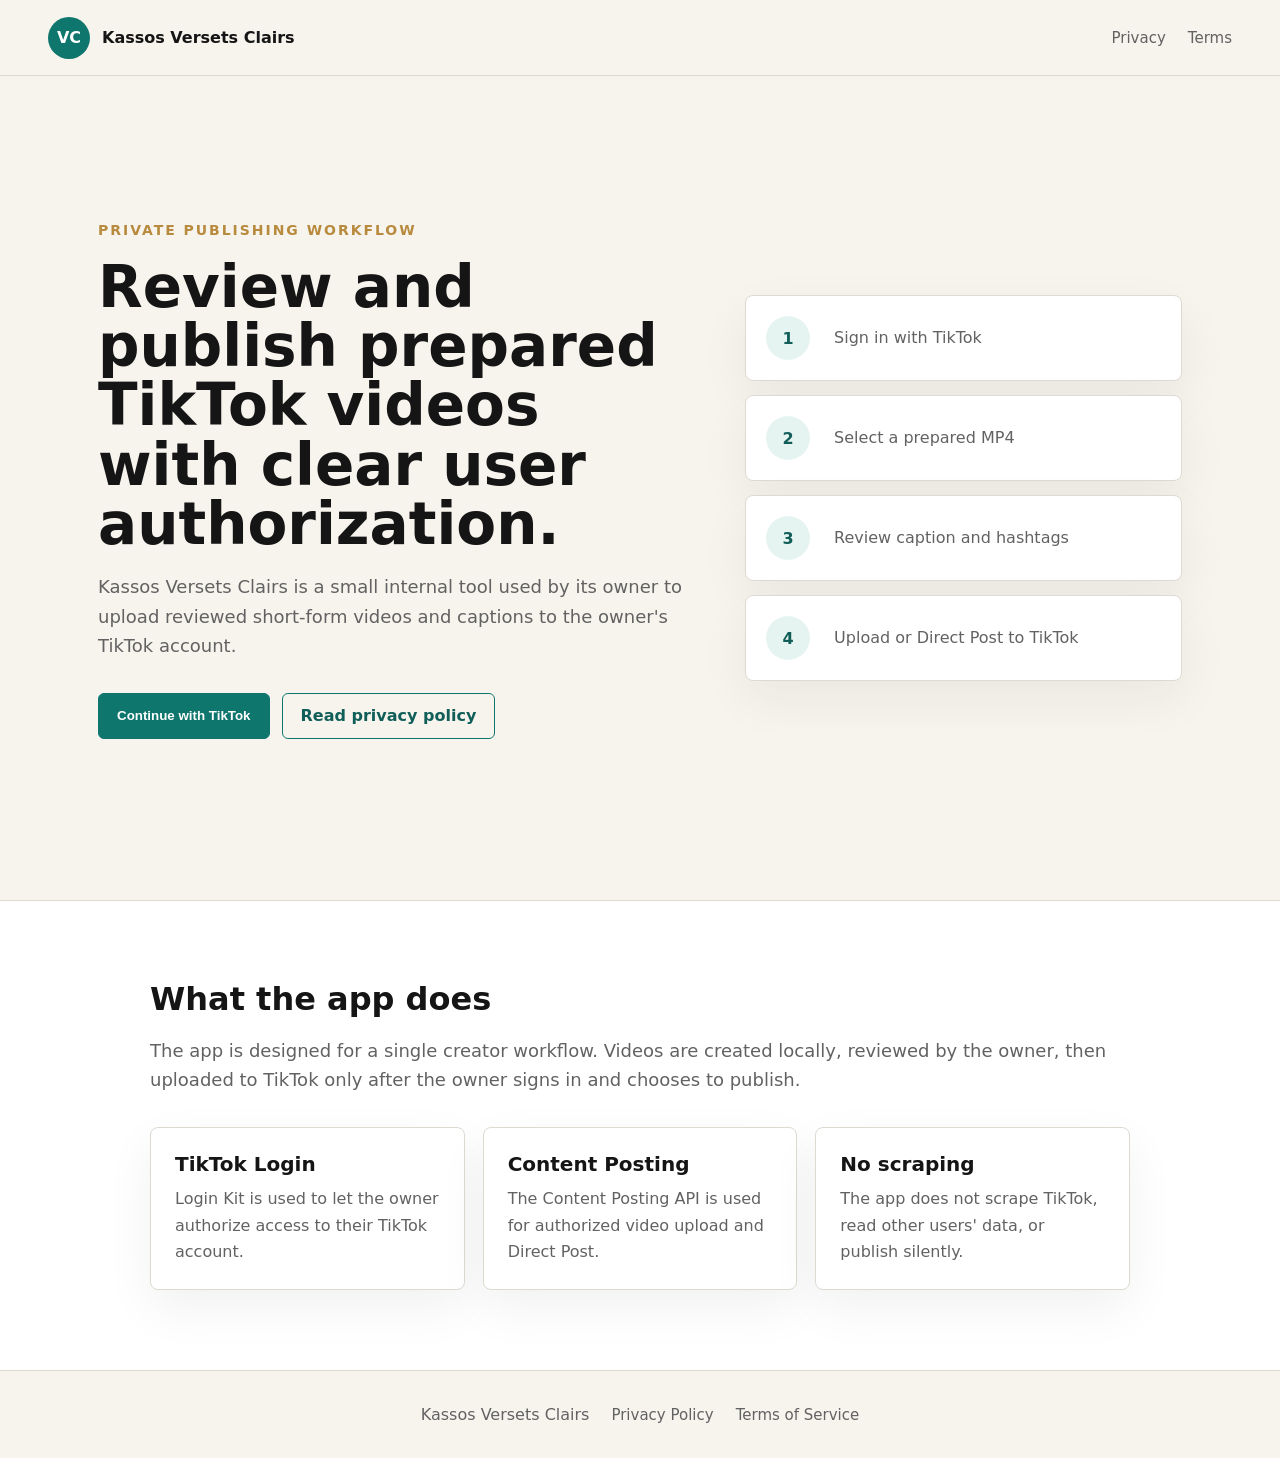
<file: index.html>
<!doctype html>
<html lang="en">
  <head>
    <meta charset="utf-8" />
    <meta name="viewport" content="width=device-width, initial-scale=1" />
    <title>Kassos Versets Clairs</title>
    <meta
      name="description"
      content="Kassos Versets Clairs helps its owner review and publish prepared short-form videos to TikTok using TikTok Login and Content Posting API."
    />
    <link rel="stylesheet" href="./styles.css" />
  </head>
  <body>
    <header class="site-header">
      <a class="brand" href="./index.html" aria-label="Kassos Versets Clairs home">
        <span class="brand-mark">VC</span>
        <span>Kassos Versets Clairs</span>
      </a>
      <nav aria-label="Legal pages">
        <a href="./privacy.html">Privacy</a>
        <a href="./terms.html">Terms</a>
      </nav>
    </header>

    <main>
      <section class="hero">
        <div class="hero-copy">
          <p class="eyebrow">Private publishing workflow</p>
          <h1>Review and publish prepared TikTok videos with clear user authorization.</h1>
          <p>
            Kassos Versets Clairs is a small internal tool used by its owner to upload
            reviewed short-form videos and captions to the owner's TikTok account.
          </p>
          <div class="actions">
            <button id="connect-tiktok" class="button" type="button">
              Continue with TikTok
            </button>
            <a class="button secondary" href="./privacy.html">Read privacy policy</a>
          </div>
          <p id="connect-note" class="muted-note"></p>
        </div>
        <div class="workflow" aria-label="Publishing workflow">
          <div><span>1</span><p>Sign in with TikTok</p></div>
          <div><span>2</span><p>Select a prepared MP4</p></div>
          <div><span>3</span><p>Review caption and hashtags</p></div>
          <div><span>4</span><p>Upload or Direct Post to TikTok</p></div>
        </div>
      </section>

      <section class="content-band">
        <div class="section-copy">
          <h2>What the app does</h2>
          <p>
            The app is designed for a single creator workflow. Videos are created locally,
            reviewed by the owner, then uploaded to TikTok only after the owner signs in and
            chooses to publish.
          </p>
        </div>
        <div class="details-grid">
          <article>
            <h3>TikTok Login</h3>
            <p>Login Kit is used to let the owner authorize access to their TikTok account.</p>
          </article>
          <article>
            <h3>Content Posting</h3>
            <p>The Content Posting API is used for authorized video upload and Direct Post.</p>
          </article>
          <article>
            <h3>No scraping</h3>
            <p>The app does not scrape TikTok, read other users' data, or publish silently.</p>
          </article>
        </div>
      </section>
    </main>

    <footer>
      <span>Kassos Versets Clairs</span>
      <a href="./privacy.html">Privacy Policy</a>
      <a href="./terms.html">Terms of Service</a>
    </footer>

    <script src="./config.js"></script>
    <script>
      // Bouton "Continue with TikTok" -> redirige vers la page d'autorisation TikTok.
      (function () {
        var btn = document.getElementById("connect-tiktok");
        var note = document.getElementById("connect-note");
        var cfg = window.VC_CONFIG || {};
        if (!cfg.CLIENT_KEY || cfg.CLIENT_KEY.indexOf("REMPLACER") === 0) {
          note.textContent = "Config incomplete: set CLIENT_KEY in config.js.";
        }
        btn.addEventListener("click", function () {
          // state anti-CSRF, stocke pour verification au retour.
          var state = Math.random().toString(36).slice(2) + Date.now().toString(36);
          sessionStorage.setItem("tiktok_oauth_state", state);
          var url =
            "https://www.tiktok.com/v2/auth/authorize/" +
            "?client_key=" + encodeURIComponent(cfg.CLIENT_KEY) +
            "&scope=" + encodeURIComponent(cfg.SCOPES) +
            "&response_type=code" +
            "&redirect_uri=" + encodeURIComponent(cfg.REDIRECT_URI) +
            "&state=" + encodeURIComponent(state);
          window.location.href = url;
        });
      })();
    </script>
  </body>
</html>
</file>
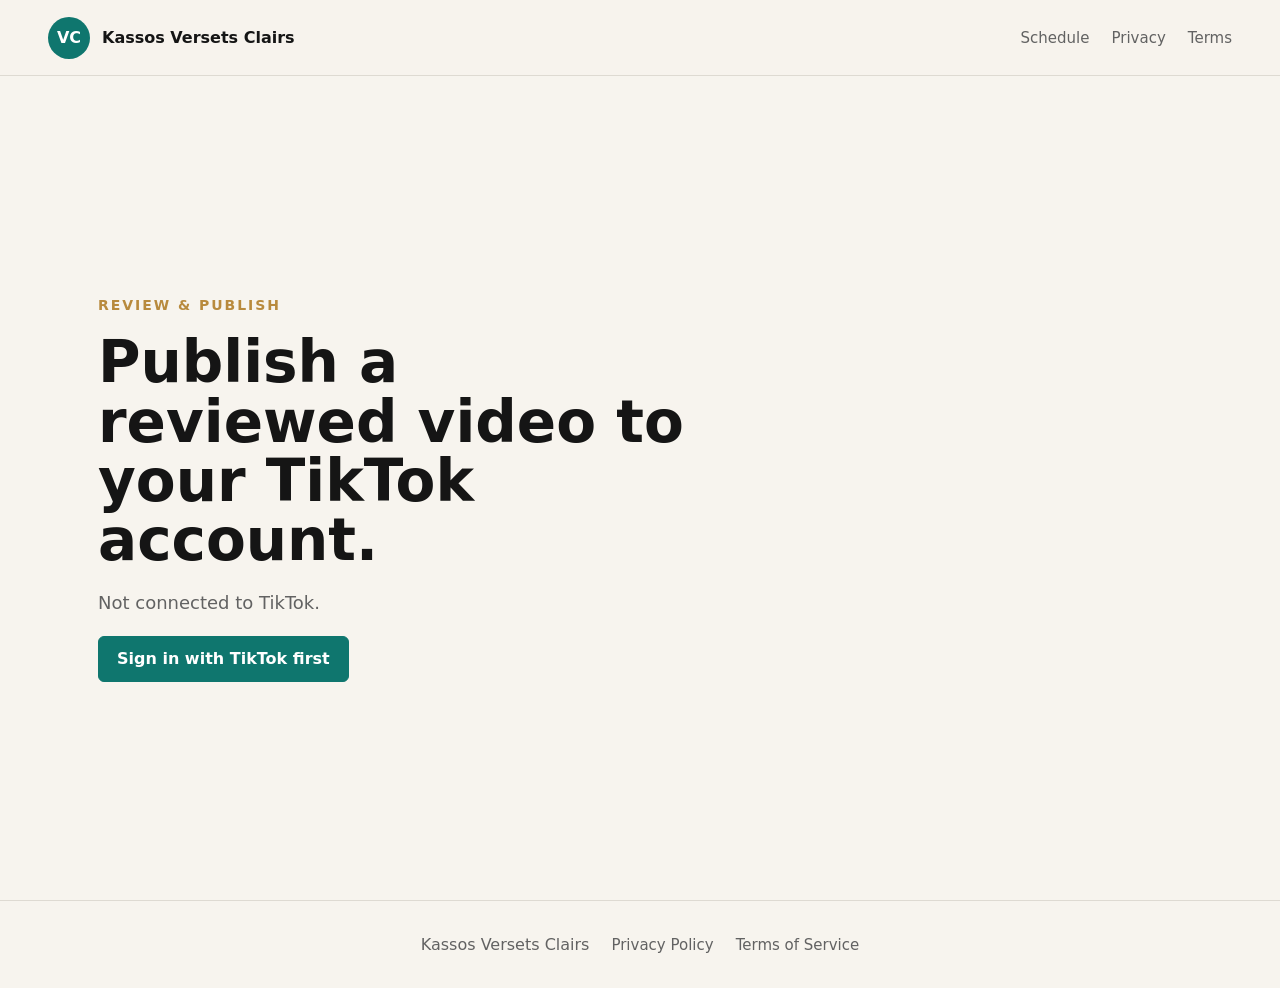
<file: app.html>
<!doctype html>
<html lang="en">
  <head>
    <meta charset="utf-8" />
    <meta name="viewport" content="width=device-width, initial-scale=1" />
    <title>Kassos Versets Clairs</title>
    <link rel="stylesheet" href="./styles.css" />
  </head>
  <body>
    <header class="site-header">
      <a class="brand" href="./index.html" aria-label="Kassos Versets Clairs home">
        <span class="brand-mark">VC</span>
        <span>Kassos Versets Clairs</span>
      </a>
      <nav aria-label="Legal pages">
        <a href="./schedule.html">Schedule</a>
        <a href="./privacy.html">Privacy</a>
        <a href="./terms.html">Terms</a>
      </nav>
    </header>

    <main>
      <section class="hero">
        <div class="hero-copy">
          <p class="eyebrow">Review &amp; publish</p>
          <h1>Publish a reviewed video to your TikTok account.</h1>
          <p id="account">Checking TikTok connection…</p>

          <div id="review-block" style="display:none">
            <label class="field-label" for="video-choice">Video (<span id="vcount">0</span> ready)</label>
            <select id="video-choice" class="text-input"></select>
            <h2>Selected video</h2>
            <video id="preview" controls playsinline width="240"
                   style="border-radius:12px;background:#000"></video>
            <label class="field-label" for="caption">Caption</label>
            <textarea id="caption" class="text-input caption-editor" rows="7"></textarea>
            <label class="field-label" for="admin-key">Admin key</label>
            <input id="admin-key" class="text-input" type="password"
                   autocomplete="current-password" placeholder="Worker admin key" />

            <div class="actions">
              <button id="publish-btn" class="button" type="button">Direct Post to TikTok</button>
              <a class="button secondary" href="./index.html">Disconnect</a>
            </div>
            <p id="publish-status" class="muted-note"></p>
          </div>

          <div id="signed-out" style="display:none">
            <a class="button" href="./index.html">Sign in with TikTok first</a>
          </div>
        </div>
      </section>
    </main>

    <footer>
      <span>Kassos Versets Clairs</span>
      <a href="./privacy.html">Privacy Policy</a>
      <a href="./terms.html">Terms of Service</a>
    </footer>

    <script src="./config.js"></script>
    <script>
      (function () {
        var cfg = window.VC_CONFIG || {};
        var account = document.getElementById("account");
        var reviewBlock = document.getElementById("review-block");
        var signedOut = document.getElementById("signed-out");
        var videoChoice = document.getElementById("video-choice");
        var vcount = document.getElementById("vcount");
        var preview = document.getElementById("preview");
        var caption = document.getElementById("caption");
        var adminKey = document.getElementById("admin-key");
        var publishBtn = document.getElementById("publish-btn");
        var publishStatus = document.getElementById("publish-status");

        var openId = sessionStorage.getItem("tiktok_open_id") || "";
        if (!openId) {
          account.textContent = "Not connected to TikTok.";
          signedOut.style.display = "block";
          return;
        }
        account.textContent =
          "Connected to TikTok" + (openId ? " (open_id " + openId.slice(0, 8) + "…)" : "") + ".";
        reviewBlock.style.display = "block";

        var base = (cfg.VIDEO_BASE || "").replace(/\/$/, "");
        var videos = [];
        var selected = null;

        function loadVideo(index) {
          selected = videos[index] || videos[0];
          if (!selected) return;
          preview.src = selected.url;
          caption.value = selected.caption || "";
          publishStatus.textContent = "";
        }

        // Charge le manifeste : les 95 vraies vidéos (R2) + captions.
        fetch(cfg.MANIFEST_URL || "./manifest.json")
          .then(function (r) { return r.json(); })
          .then(function (m) {
            (m.items || []).forEach(function (it) {
              videos.push({
                title: "#" + String(it.seq).padStart(2, "0") + " · Sourate " + it.verse,
                url: base + "/" + it.name,
                caption: it.caption || "",
              });
            });
            vcount.textContent = videos.length;
            videos.forEach(function (v, i) {
              var o = document.createElement("option");
              o.value = String(i);
              o.textContent = v.title;
              videoChoice.appendChild(o);
            });
            videoChoice.addEventListener("change", function () { loadVideo(Number(videoChoice.value)); });
            loadVideo(0);
          })
          .catch(function (e) { publishStatus.textContent = "Manifest load error: " + e; });

        publishBtn.addEventListener("click", function () {
          if (!selected) return;
          publishBtn.disabled = true;
          publishStatus.textContent = "Sending to TikTok…";
          fetch(cfg.WORKER_URL + "/publish", {
            method: "POST",
            headers: { "Content-Type": "application/json", "X-Admin-Key": adminKey.value },
            body: JSON.stringify({ video_url: selected.url, caption: caption.value }),
          })
            .then(function (r) { return r.json(); })
            .then(function (data) {
              if (data.error || !data.publish_id) {
                publishBtn.disabled = false;
                publishStatus.textContent = "Publish failed: " + JSON.stringify(data.detail || data.error || data);
                return;
              }
              publishStatus.textContent = "Sent to TikTok ✓ publish_id " + data.publish_id + ".";
            })
            .catch(function (e) { publishBtn.disabled = false; publishStatus.textContent = "Network error: " + e; });
        });
      })();
    </script>
  </body>
</html>
</file>
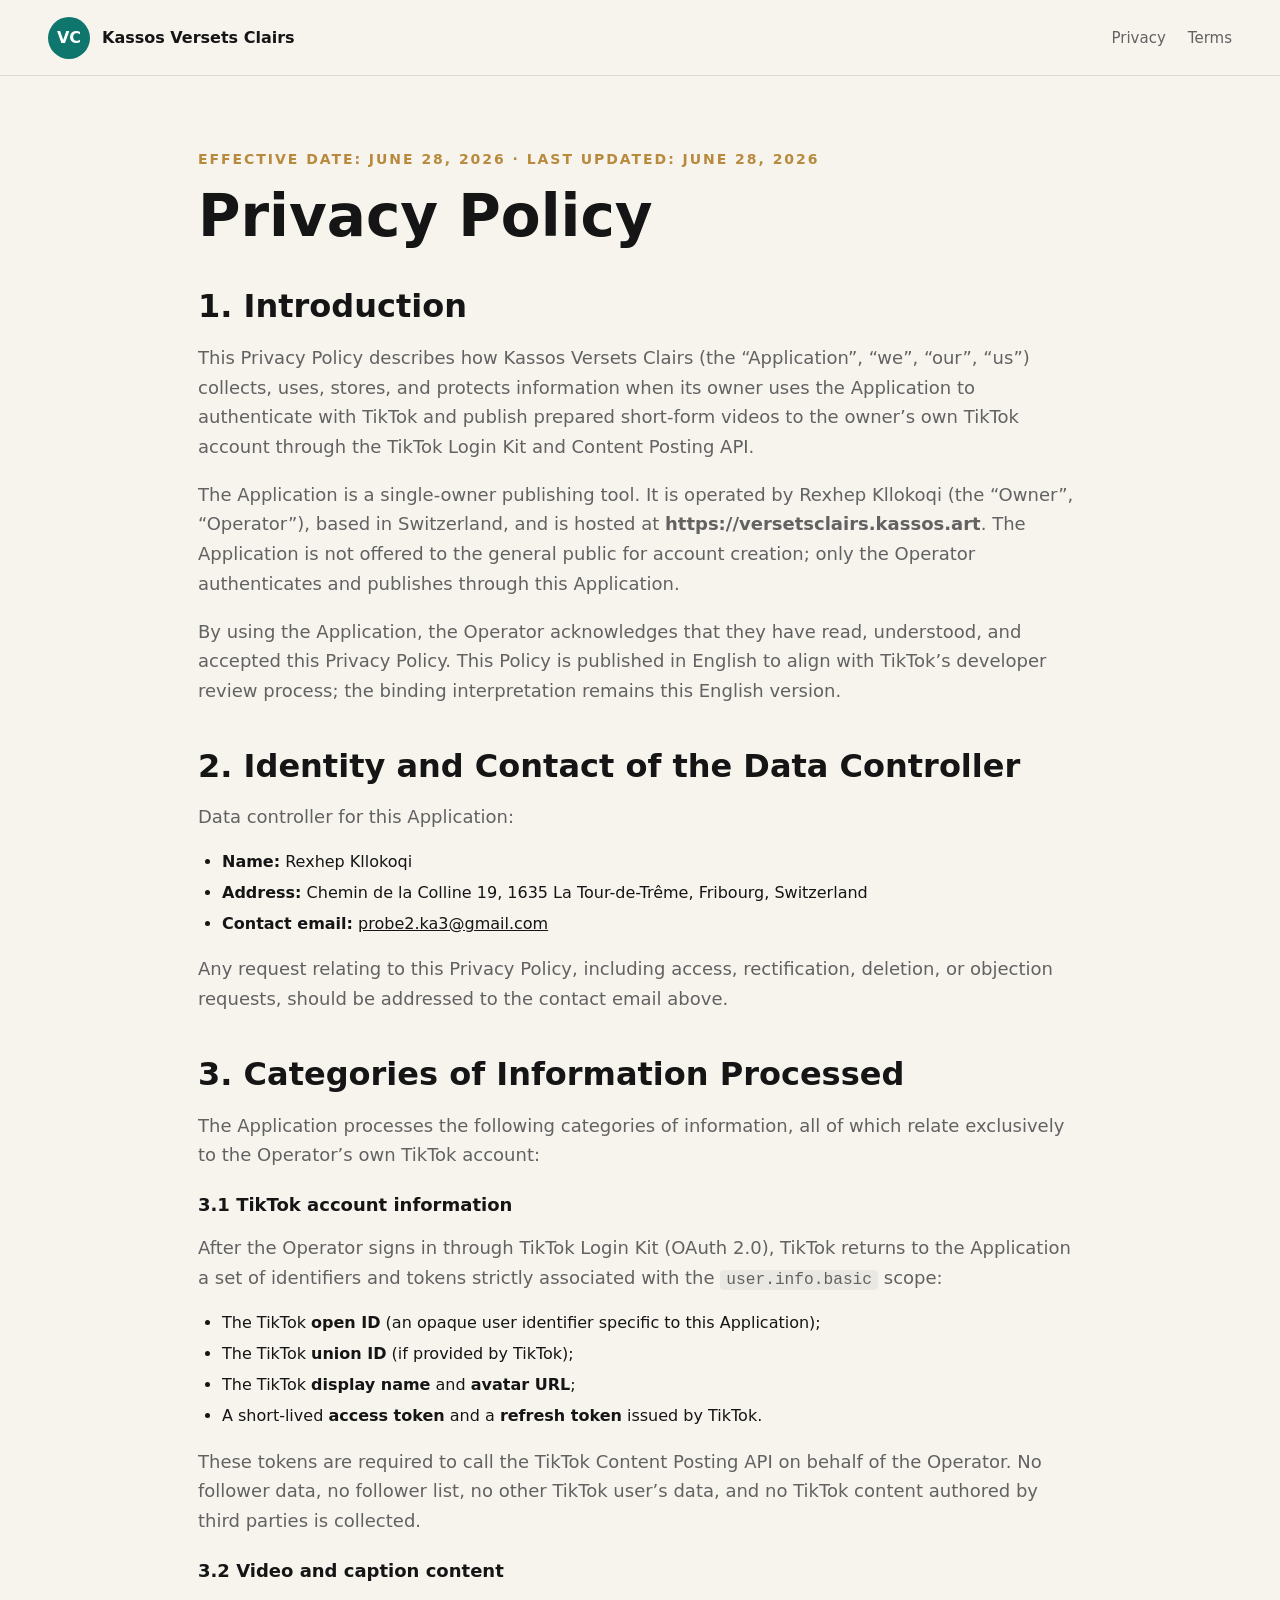
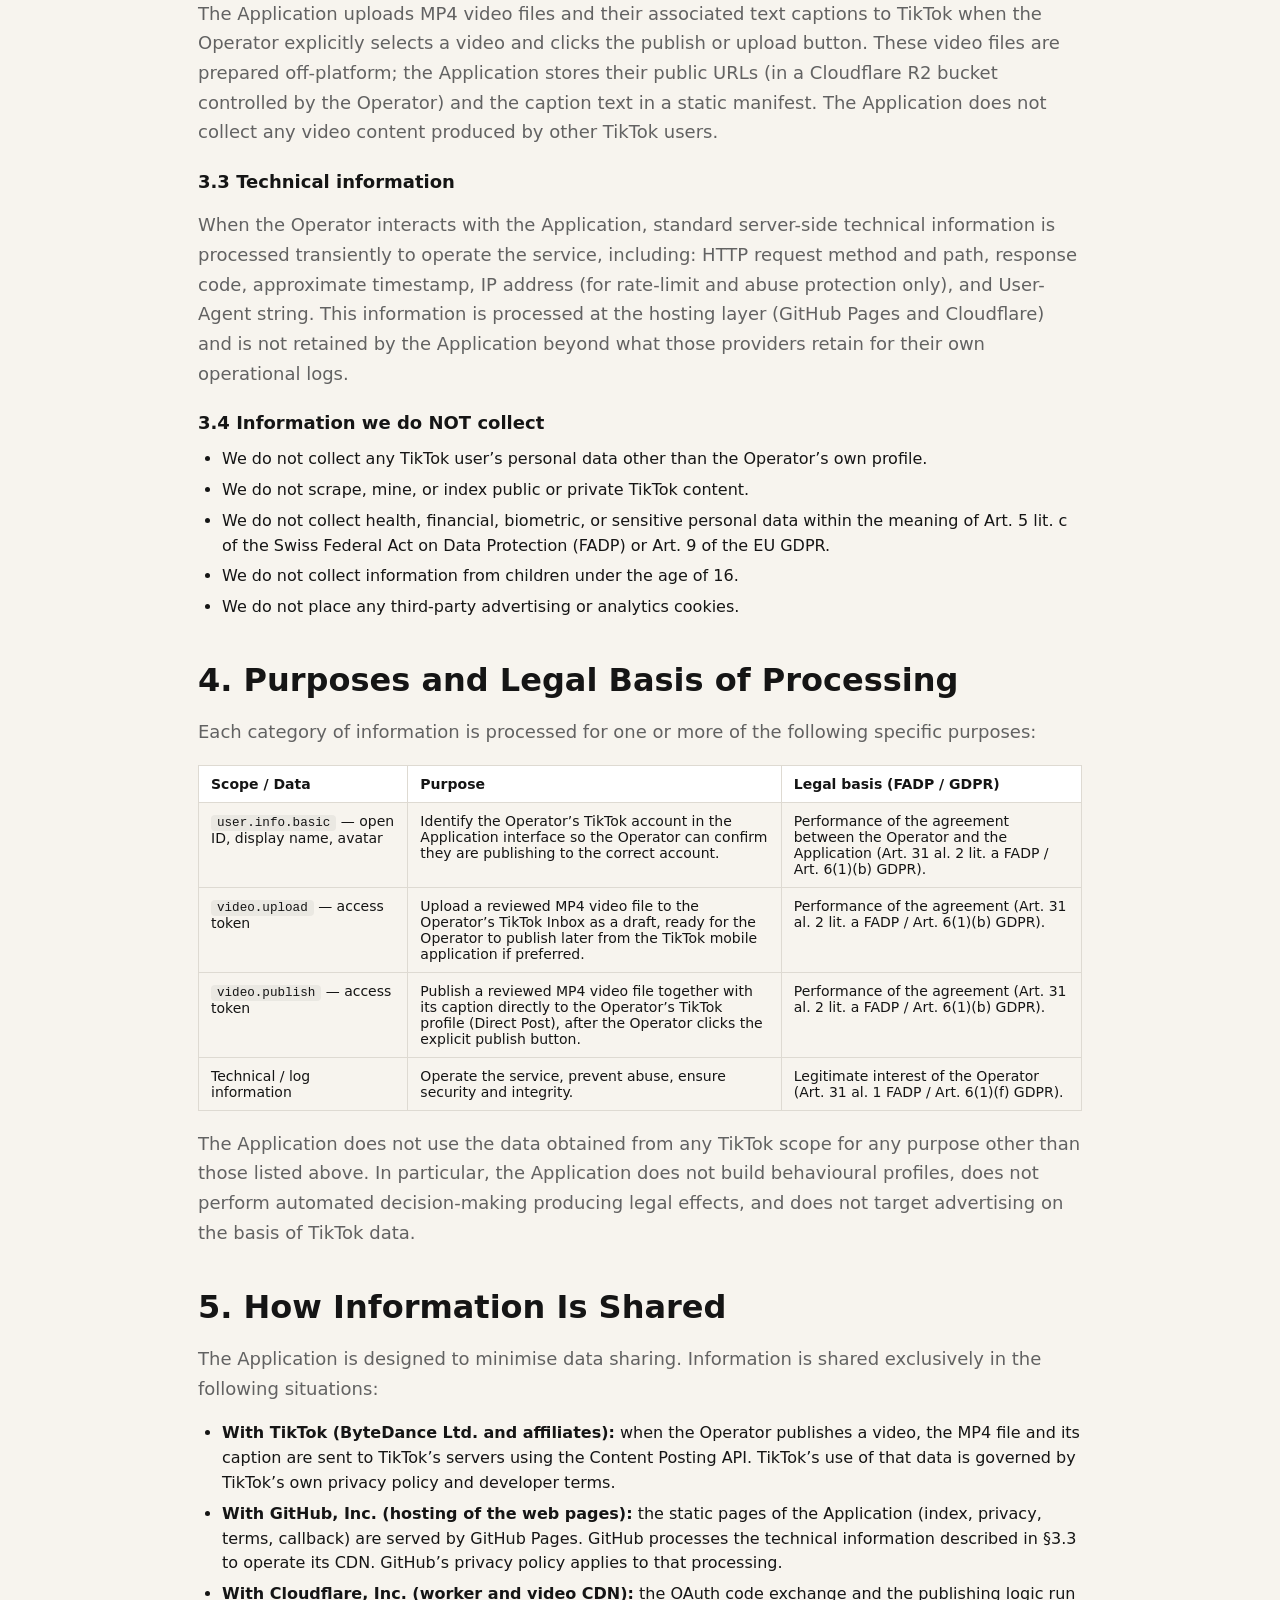
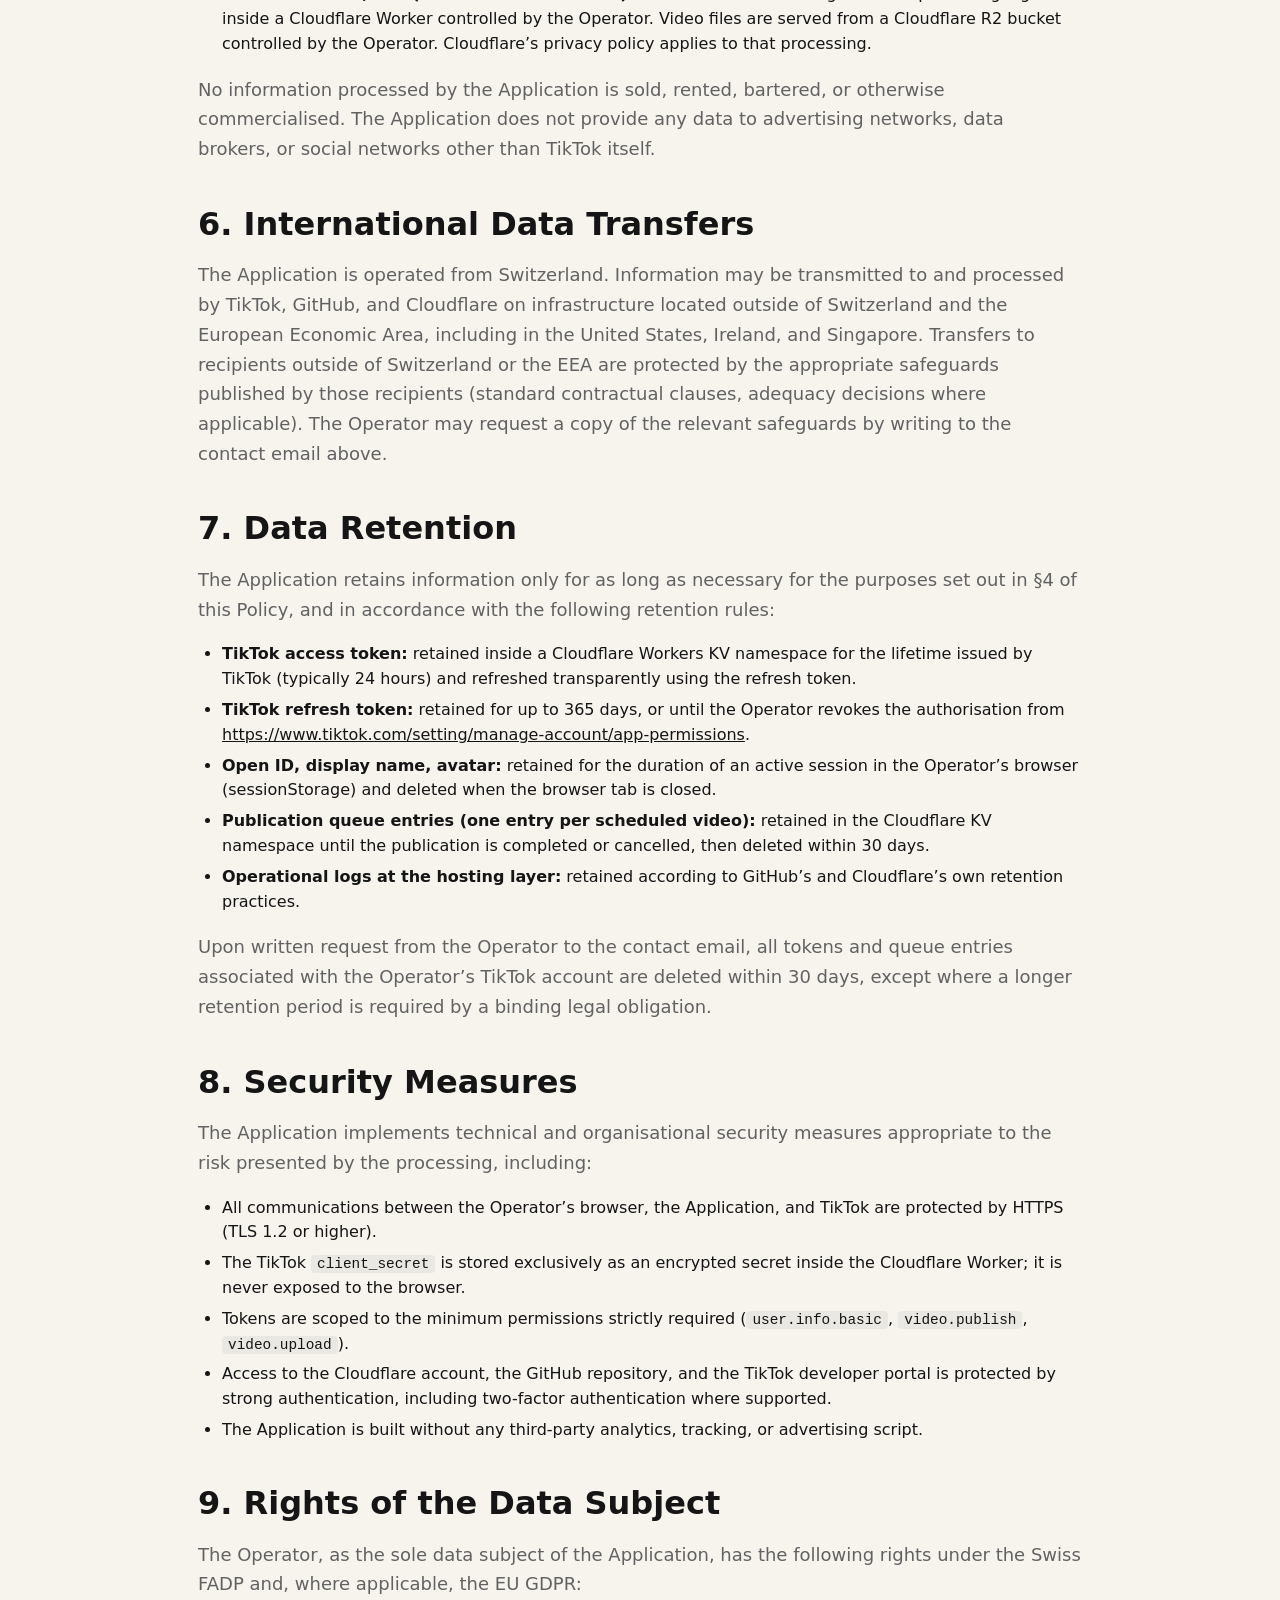
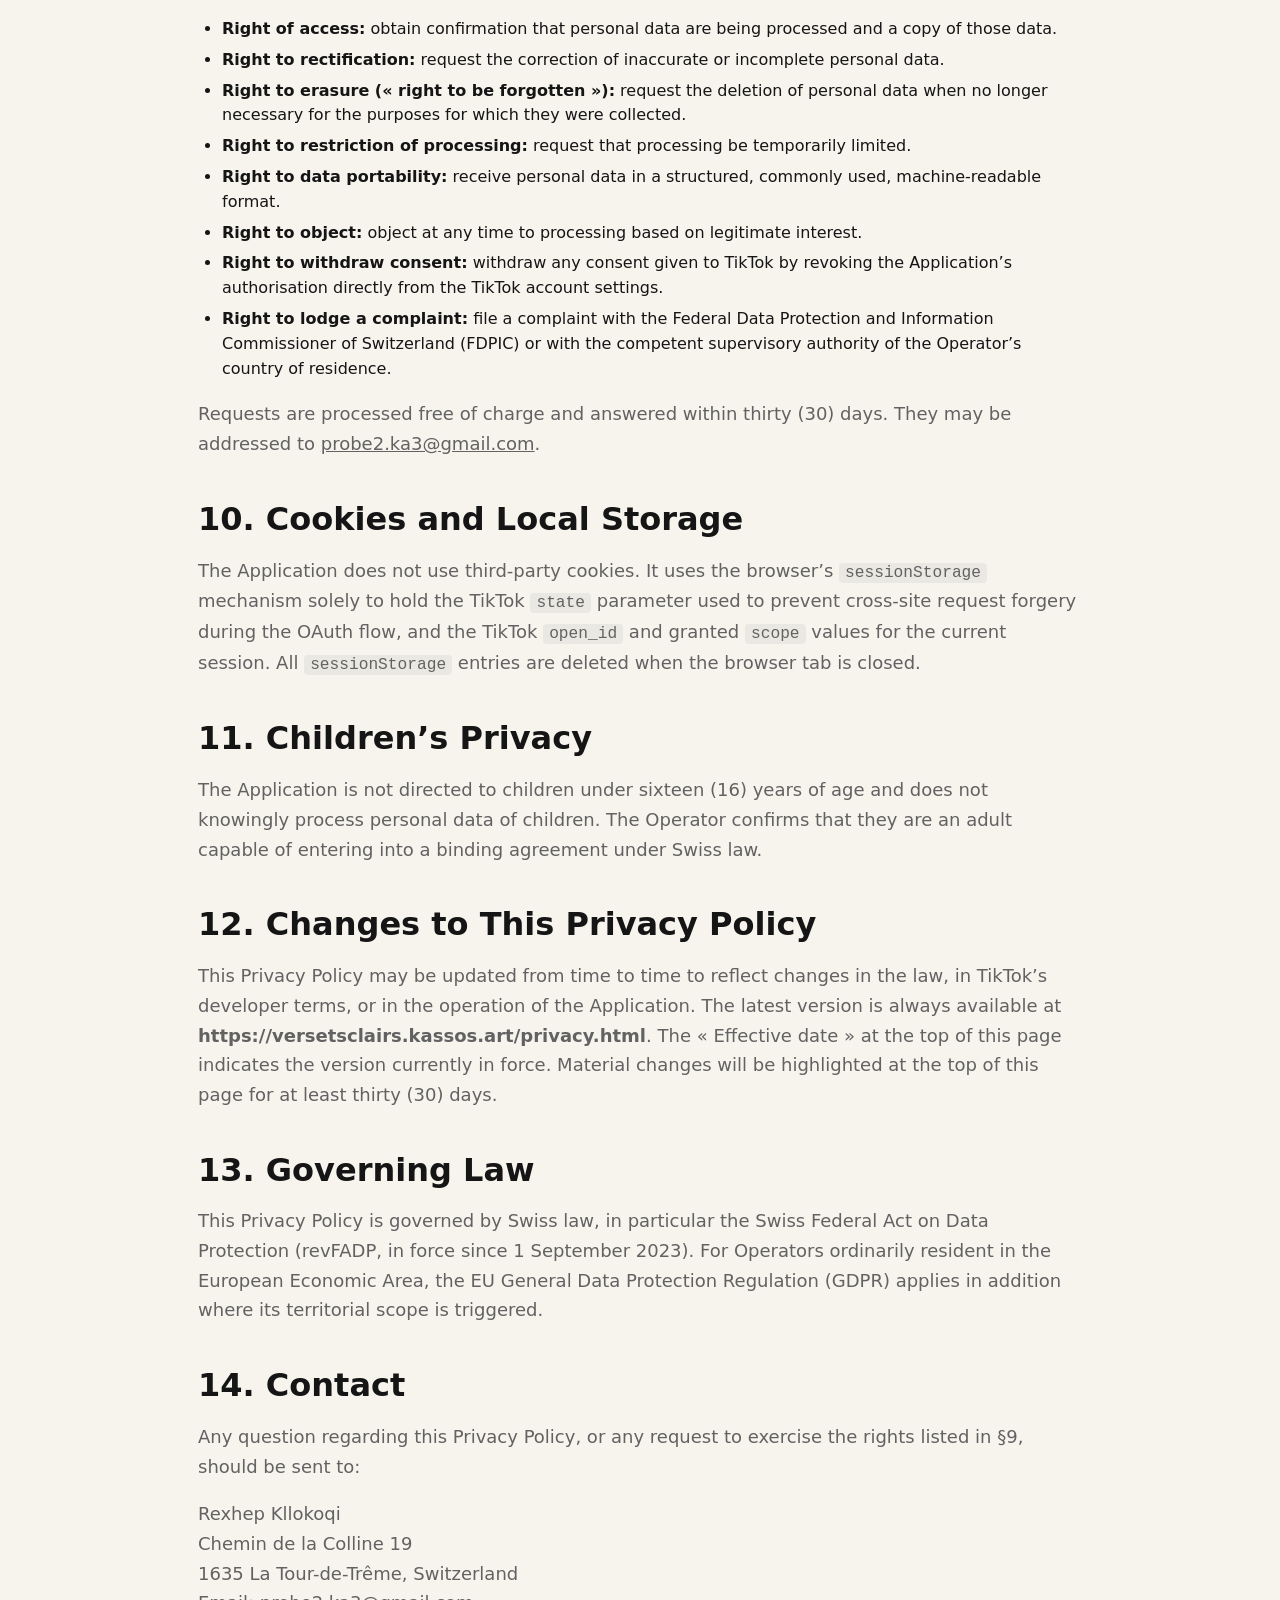
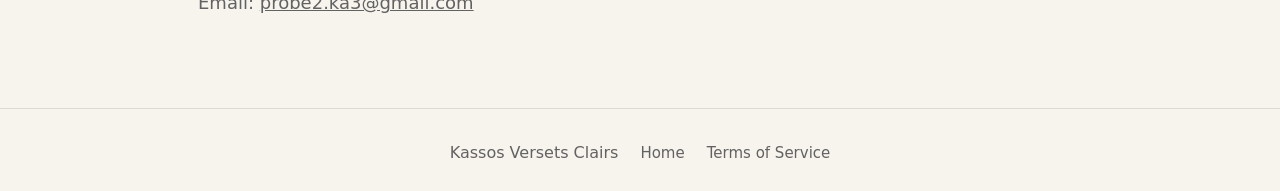
<file: privacy.html>
<!doctype html>
<html lang="en">
  <head>
    <meta charset="utf-8" />
    <meta name="viewport" content="width=device-width, initial-scale=1" />
    <title>Privacy Policy | Kassos Versets Clairs</title>
    <link rel="stylesheet" href="./styles.css" />
  </head>
  <body>
    <header class="site-header">
      <a class="brand" href="./index.html">
        <span class="brand-mark">VC</span>
        <span>Kassos Versets Clairs</span>
      </a>
      <nav aria-label="Legal pages">
        <a href="./privacy.html">Privacy</a>
        <a href="./terms.html">Terms</a>
      </nav>
    </header>

    <main class="legal-page">
      <p class="eyebrow">Effective date: June 28, 2026 · Last updated: June 28, 2026</p>
      <h1>Privacy Policy</h1>

      <h2>1. Introduction</h2>
      <p>
        This Privacy Policy describes how Kassos Versets Clairs (the &ldquo;Application&rdquo;, &ldquo;we&rdquo;, &ldquo;our&rdquo;, &ldquo;us&rdquo;) collects, uses, stores, and protects information when its owner uses the Application to authenticate with TikTok and publish prepared short-form videos to the owner&rsquo;s own TikTok account through the TikTok Login Kit and Content Posting API.
      </p>
      <p>
        The Application is a single-owner publishing tool. It is operated by Rexhep Kllokoqi (the &ldquo;Owner&rdquo;, &ldquo;Operator&rdquo;), based in Switzerland, and is hosted at <strong>https://versetsclairs.kassos.art</strong>. The Application is not offered to the general public for account creation; only the Operator authenticates and publishes through this Application.
      </p>
      <p>
        By using the Application, the Operator acknowledges that they have read, understood, and accepted this Privacy Policy. This Policy is published in English to align with TikTok&rsquo;s developer review process; the binding interpretation remains this English version.
      </p>

      <h2>2. Identity and Contact of the Data Controller</h2>
      <p>
        Data controller for this Application:
      </p>
      <ul>
        <li><strong>Name:</strong> Rexhep Kllokoqi</li>
        <li><strong>Address:</strong> Chemin de la Colline 19, 1635 La Tour-de-Tr&ecirc;me, Fribourg, Switzerland</li>
        <li><strong>Contact email:</strong> <a href="mailto:probe2.ka3@gmail.com">probe2.ka3@gmail.com</a></li>
      </ul>
      <p>
        Any request relating to this Privacy Policy, including access, rectification, deletion, or objection requests, should be addressed to the contact email above.
      </p>

      <h2>3. Categories of Information Processed</h2>
      <p>
        The Application processes the following categories of information, all of which relate exclusively to the Operator&rsquo;s own TikTok account:
      </p>
      <h3>3.1 TikTok account information</h3>
      <p>
        After the Operator signs in through TikTok Login Kit (OAuth 2.0), TikTok returns to the Application a set of identifiers and tokens strictly associated with the <code>user.info.basic</code> scope:
      </p>
      <ul>
        <li>The TikTok <strong>open ID</strong> (an opaque user identifier specific to this Application);</li>
        <li>The TikTok <strong>union ID</strong> (if provided by TikTok);</li>
        <li>The TikTok <strong>display name</strong> and <strong>avatar URL</strong>;</li>
        <li>A short-lived <strong>access token</strong> and a <strong>refresh token</strong> issued by TikTok.</li>
      </ul>
      <p>
        These tokens are required to call the TikTok Content Posting API on behalf of the Operator. No follower data, no follower list, no other TikTok user&rsquo;s data, and no TikTok content authored by third parties is collected.
      </p>
      <h3>3.2 Video and caption content</h3>
      <p>
        The Application uploads MP4 video files and their associated text captions to TikTok when the Operator explicitly selects a video and clicks the publish or upload button. These video files are prepared off-platform; the Application stores their public URLs (in a Cloudflare R2 bucket controlled by the Operator) and the caption text in a static manifest. The Application does not collect any video content produced by other TikTok users.
      </p>
      <h3>3.3 Technical information</h3>
      <p>
        When the Operator interacts with the Application, standard server-side technical information is processed transiently to operate the service, including: HTTP request method and path, response code, approximate timestamp, IP address (for rate-limit and abuse protection only), and User-Agent string. This information is processed at the hosting layer (GitHub Pages and Cloudflare) and is not retained by the Application beyond what those providers retain for their own operational logs.
      </p>
      <h3>3.4 Information we do NOT collect</h3>
      <ul>
        <li>We do not collect any TikTok user&rsquo;s personal data other than the Operator&rsquo;s own profile.</li>
        <li>We do not scrape, mine, or index public or private TikTok content.</li>
        <li>We do not collect health, financial, biometric, or sensitive personal data within the meaning of Art. 5 lit. c of the Swiss Federal Act on Data Protection (FADP) or Art. 9 of the EU GDPR.</li>
        <li>We do not collect information from children under the age of 16.</li>
        <li>We do not place any third-party advertising or analytics cookies.</li>
      </ul>

      <h2>4. Purposes and Legal Basis of Processing</h2>
      <p>
        Each category of information is processed for one or more of the following specific purposes:
      </p>
      <table class="legal-table">
        <thead>
          <tr><th>Scope / Data</th><th>Purpose</th><th>Legal basis (FADP / GDPR)</th></tr>
        </thead>
        <tbody>
          <tr>
            <td><code>user.info.basic</code> &mdash; open ID, display name, avatar</td>
            <td>Identify the Operator&rsquo;s TikTok account in the Application interface so the Operator can confirm they are publishing to the correct account.</td>
            <td>Performance of the agreement between the Operator and the Application (Art. 31 al. 2 lit. a FADP / Art. 6(1)(b) GDPR).</td>
          </tr>
          <tr>
            <td><code>video.upload</code> &mdash; access token</td>
            <td>Upload a reviewed MP4 video file to the Operator&rsquo;s TikTok Inbox as a draft, ready for the Operator to publish later from the TikTok mobile application if preferred.</td>
            <td>Performance of the agreement (Art. 31 al. 2 lit. a FADP / Art. 6(1)(b) GDPR).</td>
          </tr>
          <tr>
            <td><code>video.publish</code> &mdash; access token</td>
            <td>Publish a reviewed MP4 video file together with its caption directly to the Operator&rsquo;s TikTok profile (Direct Post), after the Operator clicks the explicit publish button.</td>
            <td>Performance of the agreement (Art. 31 al. 2 lit. a FADP / Art. 6(1)(b) GDPR).</td>
          </tr>
          <tr>
            <td>Technical / log information</td>
            <td>Operate the service, prevent abuse, ensure security and integrity.</td>
            <td>Legitimate interest of the Operator (Art. 31 al. 1 FADP / Art. 6(1)(f) GDPR).</td>
          </tr>
        </tbody>
      </table>
      <p>
        The Application does not use the data obtained from any TikTok scope for any purpose other than those listed above. In particular, the Application does not build behavioural profiles, does not perform automated decision-making producing legal effects, and does not target advertising on the basis of TikTok data.
      </p>

      <h2>5. How Information Is Shared</h2>
      <p>
        The Application is designed to minimise data sharing. Information is shared exclusively in the following situations:
      </p>
      <ul>
        <li>
          <strong>With TikTok (ByteDance Ltd. and affiliates):</strong> when the Operator publishes a video, the MP4 file and its caption are sent to TikTok&rsquo;s servers using the Content Posting API. TikTok&rsquo;s use of that data is governed by TikTok&rsquo;s own privacy policy and developer terms.
        </li>
        <li>
          <strong>With GitHub, Inc. (hosting of the web pages):</strong> the static pages of the Application (index, privacy, terms, callback) are served by GitHub Pages. GitHub processes the technical information described in &sect;3.3 to operate its CDN. GitHub&rsquo;s privacy policy applies to that processing.
        </li>
        <li>
          <strong>With Cloudflare, Inc. (worker and video CDN):</strong> the OAuth code exchange and the publishing logic run inside a Cloudflare Worker controlled by the Operator. Video files are served from a Cloudflare R2 bucket controlled by the Operator. Cloudflare&rsquo;s privacy policy applies to that processing.
        </li>
      </ul>
      <p>
        No information processed by the Application is sold, rented, bartered, or otherwise commercialised. The Application does not provide any data to advertising networks, data brokers, or social networks other than TikTok itself.
      </p>

      <h2>6. International Data Transfers</h2>
      <p>
        The Application is operated from Switzerland. Information may be transmitted to and processed by TikTok, GitHub, and Cloudflare on infrastructure located outside of Switzerland and the European Economic Area, including in the United States, Ireland, and Singapore. Transfers to recipients outside of Switzerland or the EEA are protected by the appropriate safeguards published by those recipients (standard contractual clauses, adequacy decisions where applicable). The Operator may request a copy of the relevant safeguards by writing to the contact email above.
      </p>

      <h2>7. Data Retention</h2>
      <p>
        The Application retains information only for as long as necessary for the purposes set out in &sect;4 of this Policy, and in accordance with the following retention rules:
      </p>
      <ul>
        <li><strong>TikTok access token:</strong> retained inside a Cloudflare Workers KV namespace for the lifetime issued by TikTok (typically 24 hours) and refreshed transparently using the refresh token.</li>
        <li><strong>TikTok refresh token:</strong> retained for up to 365 days, or until the Operator revokes the authorisation from <a href="https://www.tiktok.com/setting/manage-account/app-permissions" target="_blank" rel="noopener">https://www.tiktok.com/setting/manage-account/app-permissions</a>.</li>
        <li><strong>Open ID, display name, avatar:</strong> retained for the duration of an active session in the Operator&rsquo;s browser (sessionStorage) and deleted when the browser tab is closed.</li>
        <li><strong>Publication queue entries (one entry per scheduled video):</strong> retained in the Cloudflare KV namespace until the publication is completed or cancelled, then deleted within 30 days.</li>
        <li><strong>Operational logs at the hosting layer:</strong> retained according to GitHub&rsquo;s and Cloudflare&rsquo;s own retention practices.</li>
      </ul>
      <p>
        Upon written request from the Operator to the contact email, all tokens and queue entries associated with the Operator&rsquo;s TikTok account are deleted within 30 days, except where a longer retention period is required by a binding legal obligation.
      </p>

      <h2>8. Security Measures</h2>
      <p>
        The Application implements technical and organisational security measures appropriate to the risk presented by the processing, including:
      </p>
      <ul>
        <li>All communications between the Operator&rsquo;s browser, the Application, and TikTok are protected by HTTPS (TLS 1.2 or higher).</li>
        <li>The TikTok <code>client_secret</code> is stored exclusively as an encrypted secret inside the Cloudflare Worker; it is never exposed to the browser.</li>
        <li>Tokens are scoped to the minimum permissions strictly required (<code>user.info.basic</code>, <code>video.publish</code>, <code>video.upload</code>).</li>
        <li>Access to the Cloudflare account, the GitHub repository, and the TikTok developer portal is protected by strong authentication, including two-factor authentication where supported.</li>
        <li>The Application is built without any third-party analytics, tracking, or advertising script.</li>
      </ul>

      <h2>9. Rights of the Data Subject</h2>
      <p>
        The Operator, as the sole data subject of the Application, has the following rights under the Swiss FADP and, where applicable, the EU GDPR:
      </p>
      <ul>
        <li><strong>Right of access:</strong> obtain confirmation that personal data are being processed and a copy of those data.</li>
        <li><strong>Right to rectification:</strong> request the correction of inaccurate or incomplete personal data.</li>
        <li><strong>Right to erasure (&laquo; right to be forgotten &raquo;):</strong> request the deletion of personal data when no longer necessary for the purposes for which they were collected.</li>
        <li><strong>Right to restriction of processing:</strong> request that processing be temporarily limited.</li>
        <li><strong>Right to data portability:</strong> receive personal data in a structured, commonly used, machine-readable format.</li>
        <li><strong>Right to object:</strong> object at any time to processing based on legitimate interest.</li>
        <li><strong>Right to withdraw consent:</strong> withdraw any consent given to TikTok by revoking the Application&rsquo;s authorisation directly from the TikTok account settings.</li>
        <li><strong>Right to lodge a complaint:</strong> file a complaint with the Federal Data Protection and Information Commissioner of Switzerland (FDPIC) or with the competent supervisory authority of the Operator&rsquo;s country of residence.</li>
      </ul>
      <p>
        Requests are processed free of charge and answered within thirty (30) days. They may be addressed to <a href="mailto:probe2.ka3@gmail.com">probe2.ka3@gmail.com</a>.
      </p>

      <h2>10. Cookies and Local Storage</h2>
      <p>
        The Application does not use third-party cookies. It uses the browser&rsquo;s <code>sessionStorage</code> mechanism solely to hold the TikTok <code>state</code> parameter used to prevent cross-site request forgery during the OAuth flow, and the TikTok <code>open_id</code> and granted <code>scope</code> values for the current session. All <code>sessionStorage</code> entries are deleted when the browser tab is closed.
      </p>

      <h2>11. Children&rsquo;s Privacy</h2>
      <p>
        The Application is not directed to children under sixteen (16) years of age and does not knowingly process personal data of children. The Operator confirms that they are an adult capable of entering into a binding agreement under Swiss law.
      </p>

      <h2>12. Changes to This Privacy Policy</h2>
      <p>
        This Privacy Policy may be updated from time to time to reflect changes in the law, in TikTok&rsquo;s developer terms, or in the operation of the Application. The latest version is always available at <strong>https://versetsclairs.kassos.art/privacy.html</strong>. The &laquo; Effective date &raquo; at the top of this page indicates the version currently in force. Material changes will be highlighted at the top of this page for at least thirty (30) days.
      </p>

      <h2>13. Governing Law</h2>
      <p>
        This Privacy Policy is governed by Swiss law, in particular the Swiss Federal Act on Data Protection (revFADP, in force since 1 September 2023). For Operators ordinarily resident in the European Economic Area, the EU General Data Protection Regulation (GDPR) applies in addition where its territorial scope is triggered.
      </p>

      <h2>14. Contact</h2>
      <p>
        Any question regarding this Privacy Policy, or any request to exercise the rights listed in &sect;9, should be sent to:
      </p>
      <p>
        Rexhep Kllokoqi<br />
        Chemin de la Colline 19<br />
        1635 La Tour-de-Tr&ecirc;me, Switzerland<br />
        Email: <a href="mailto:probe2.ka3@gmail.com">probe2.ka3@gmail.com</a>
      </p>
    </main>

    <footer>
      <span>Kassos Versets Clairs</span>
      <a href="./index.html">Home</a>
      <a href="./terms.html">Terms of Service</a>
    </footer>
  </body>
</html>
</file>
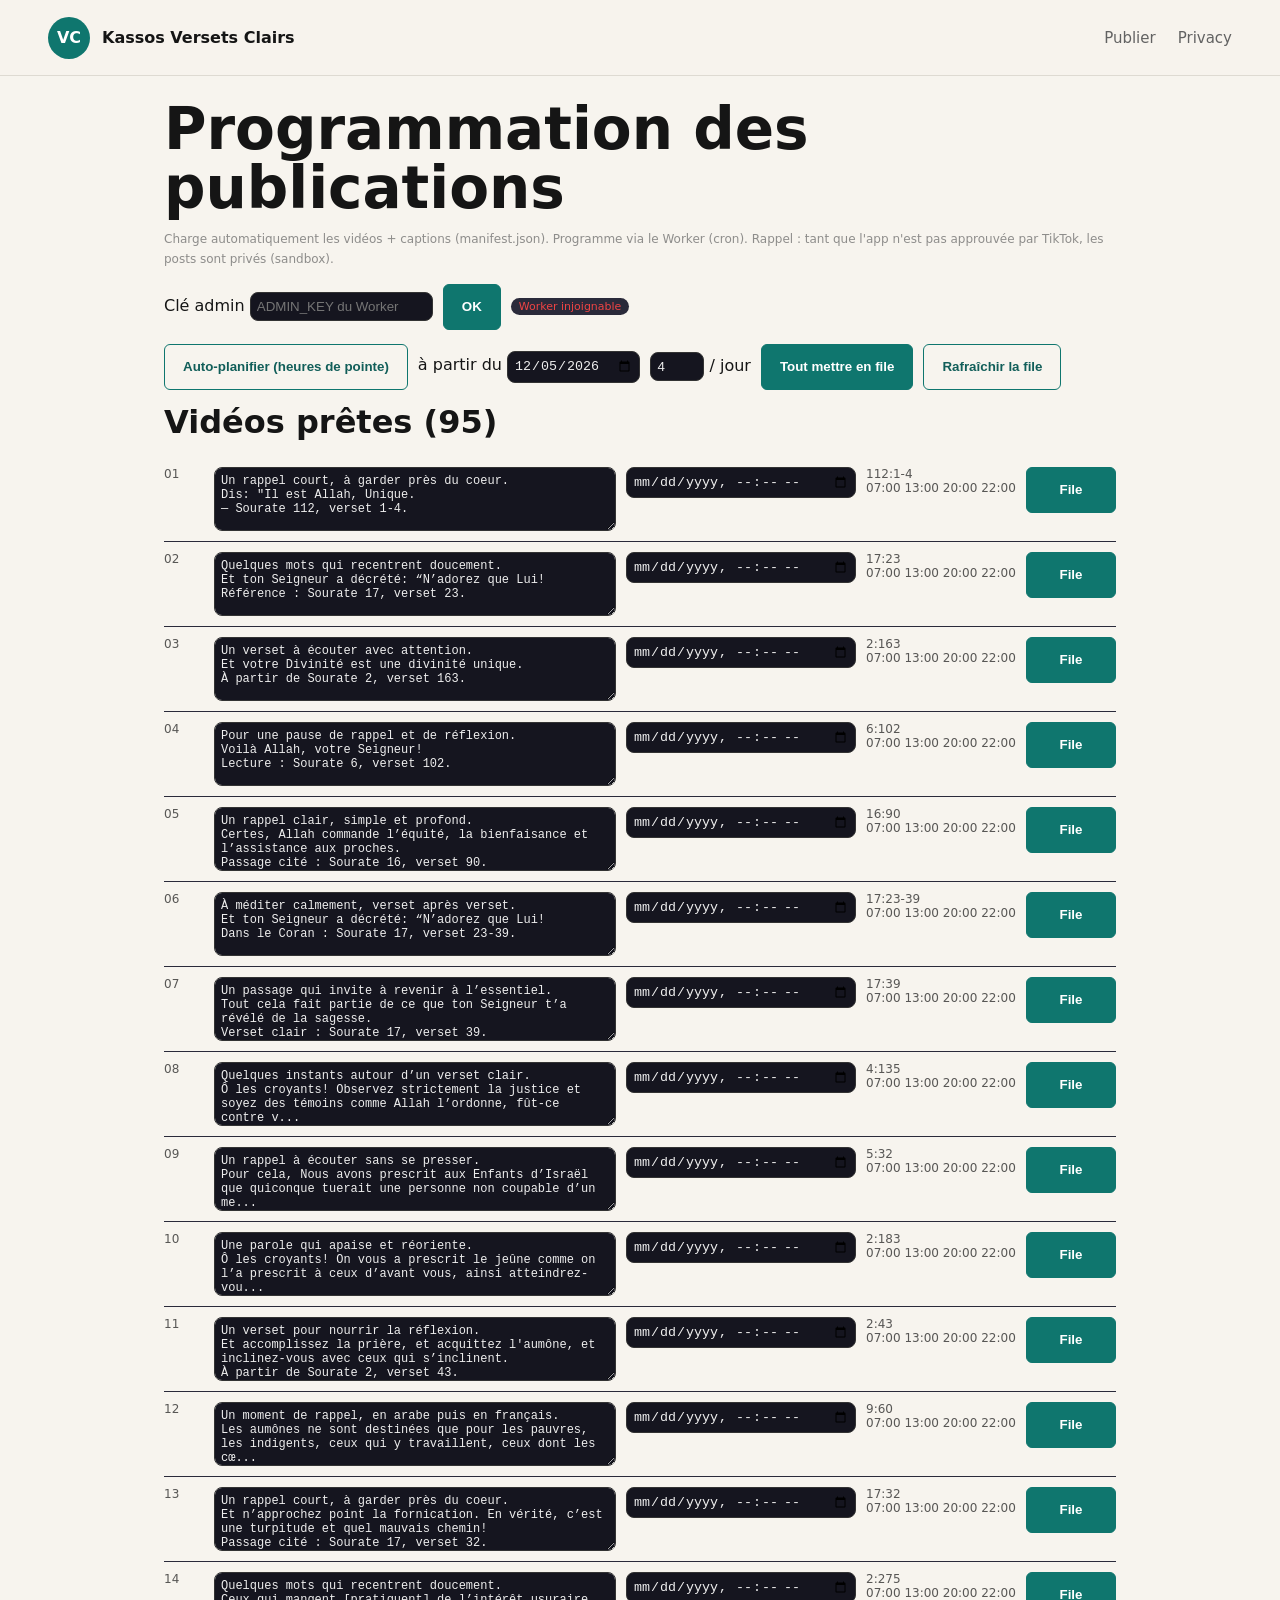
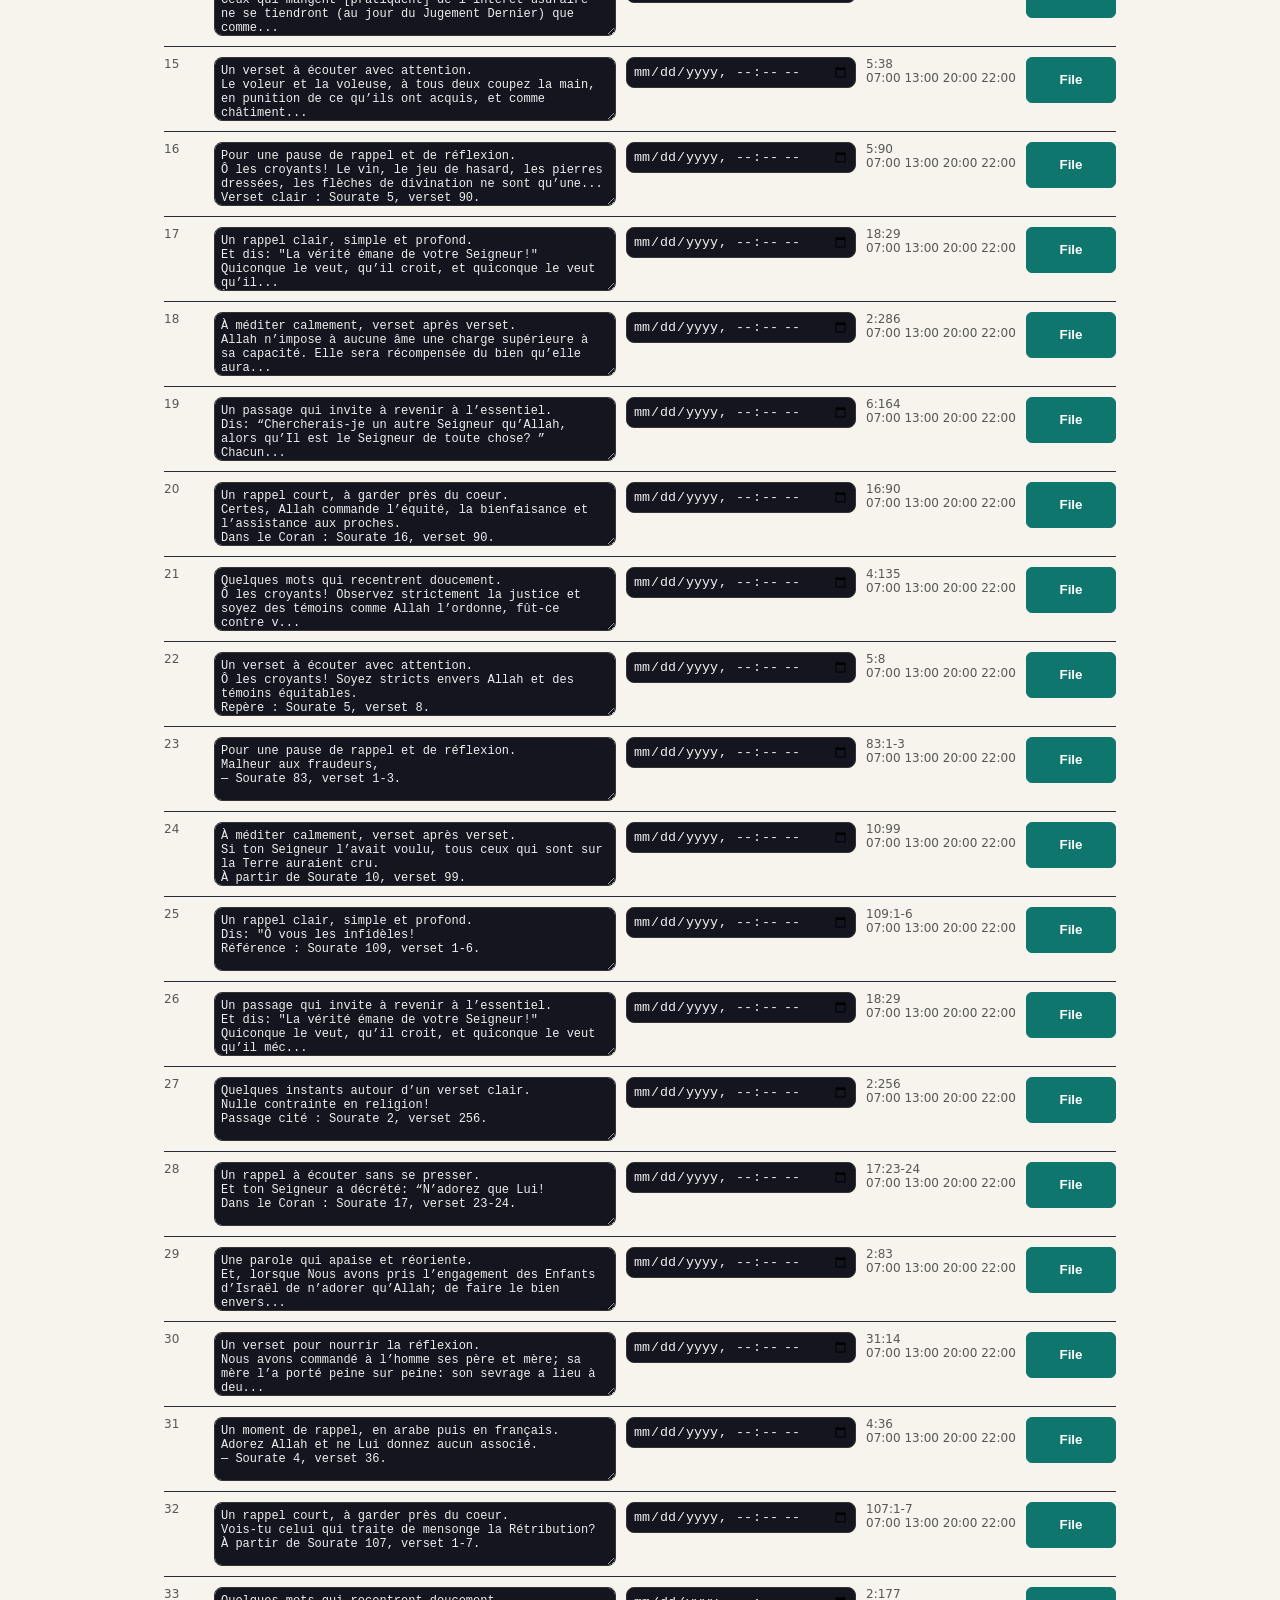
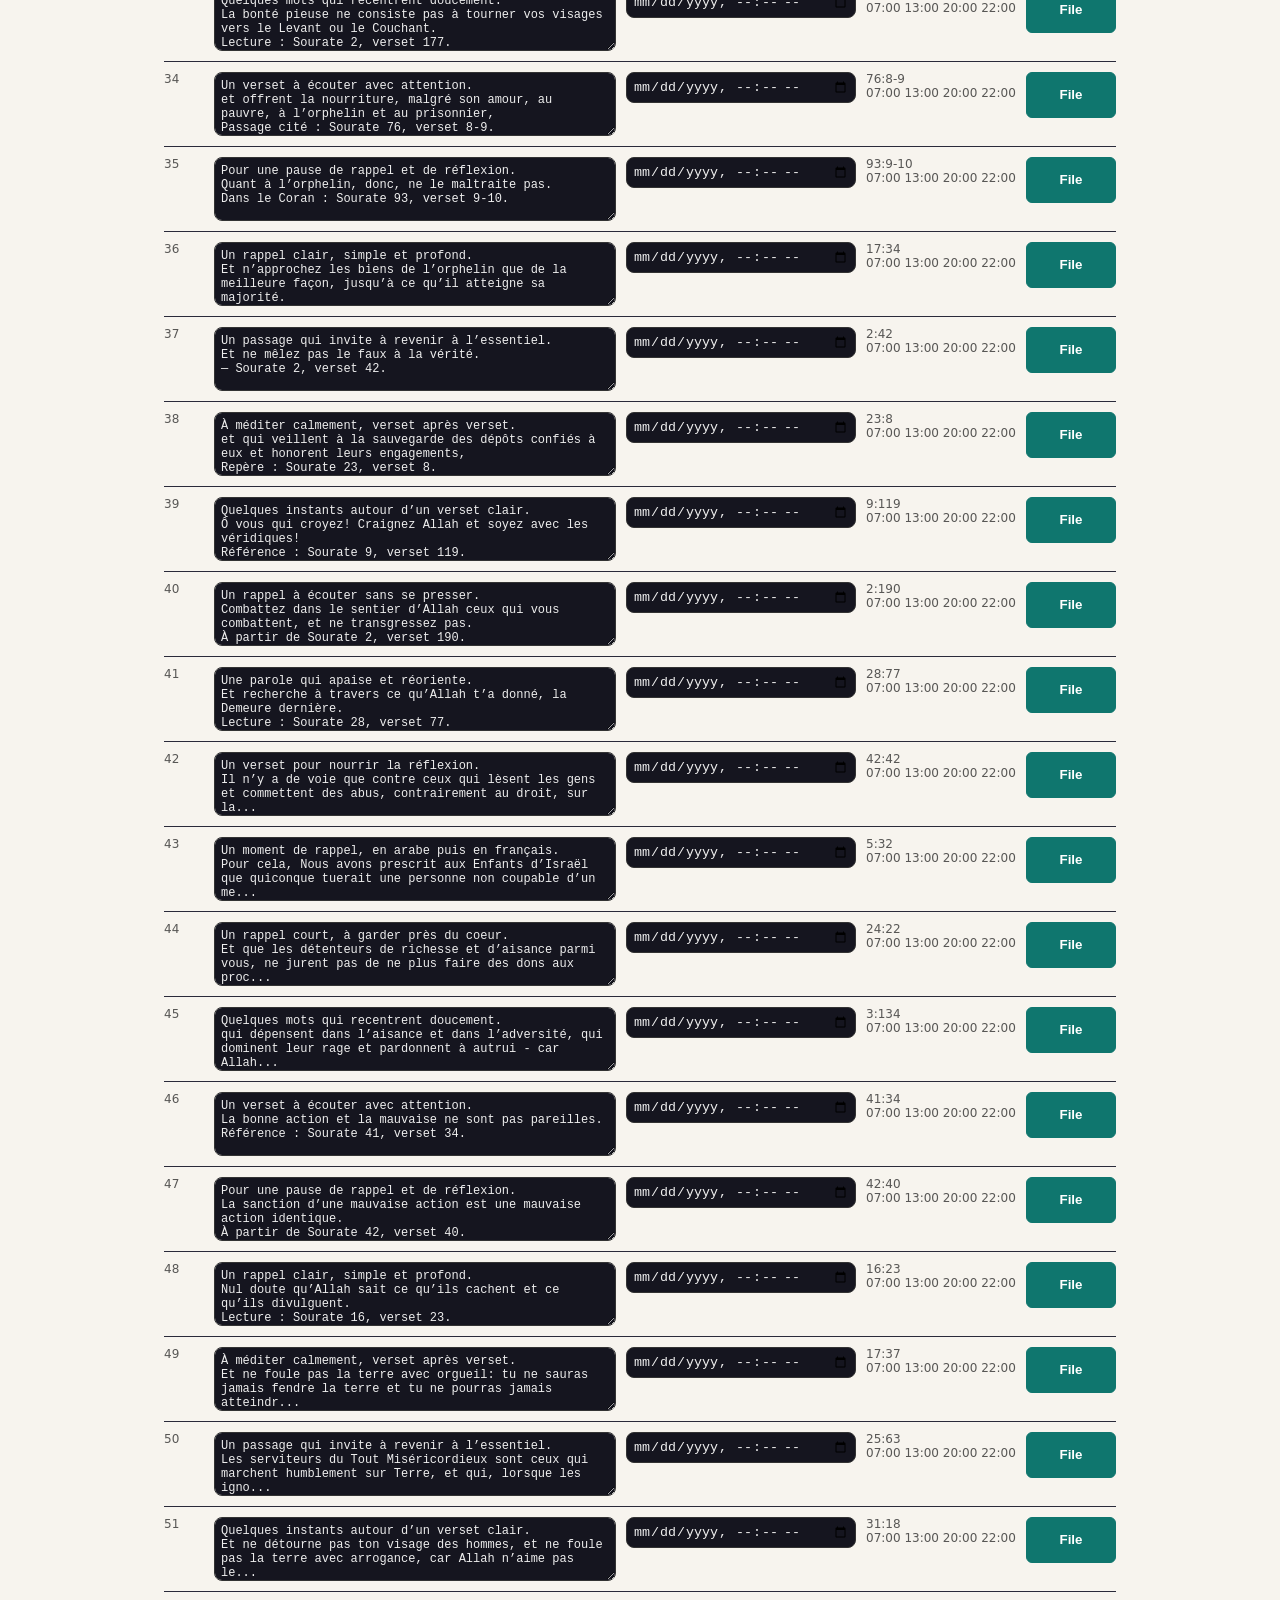
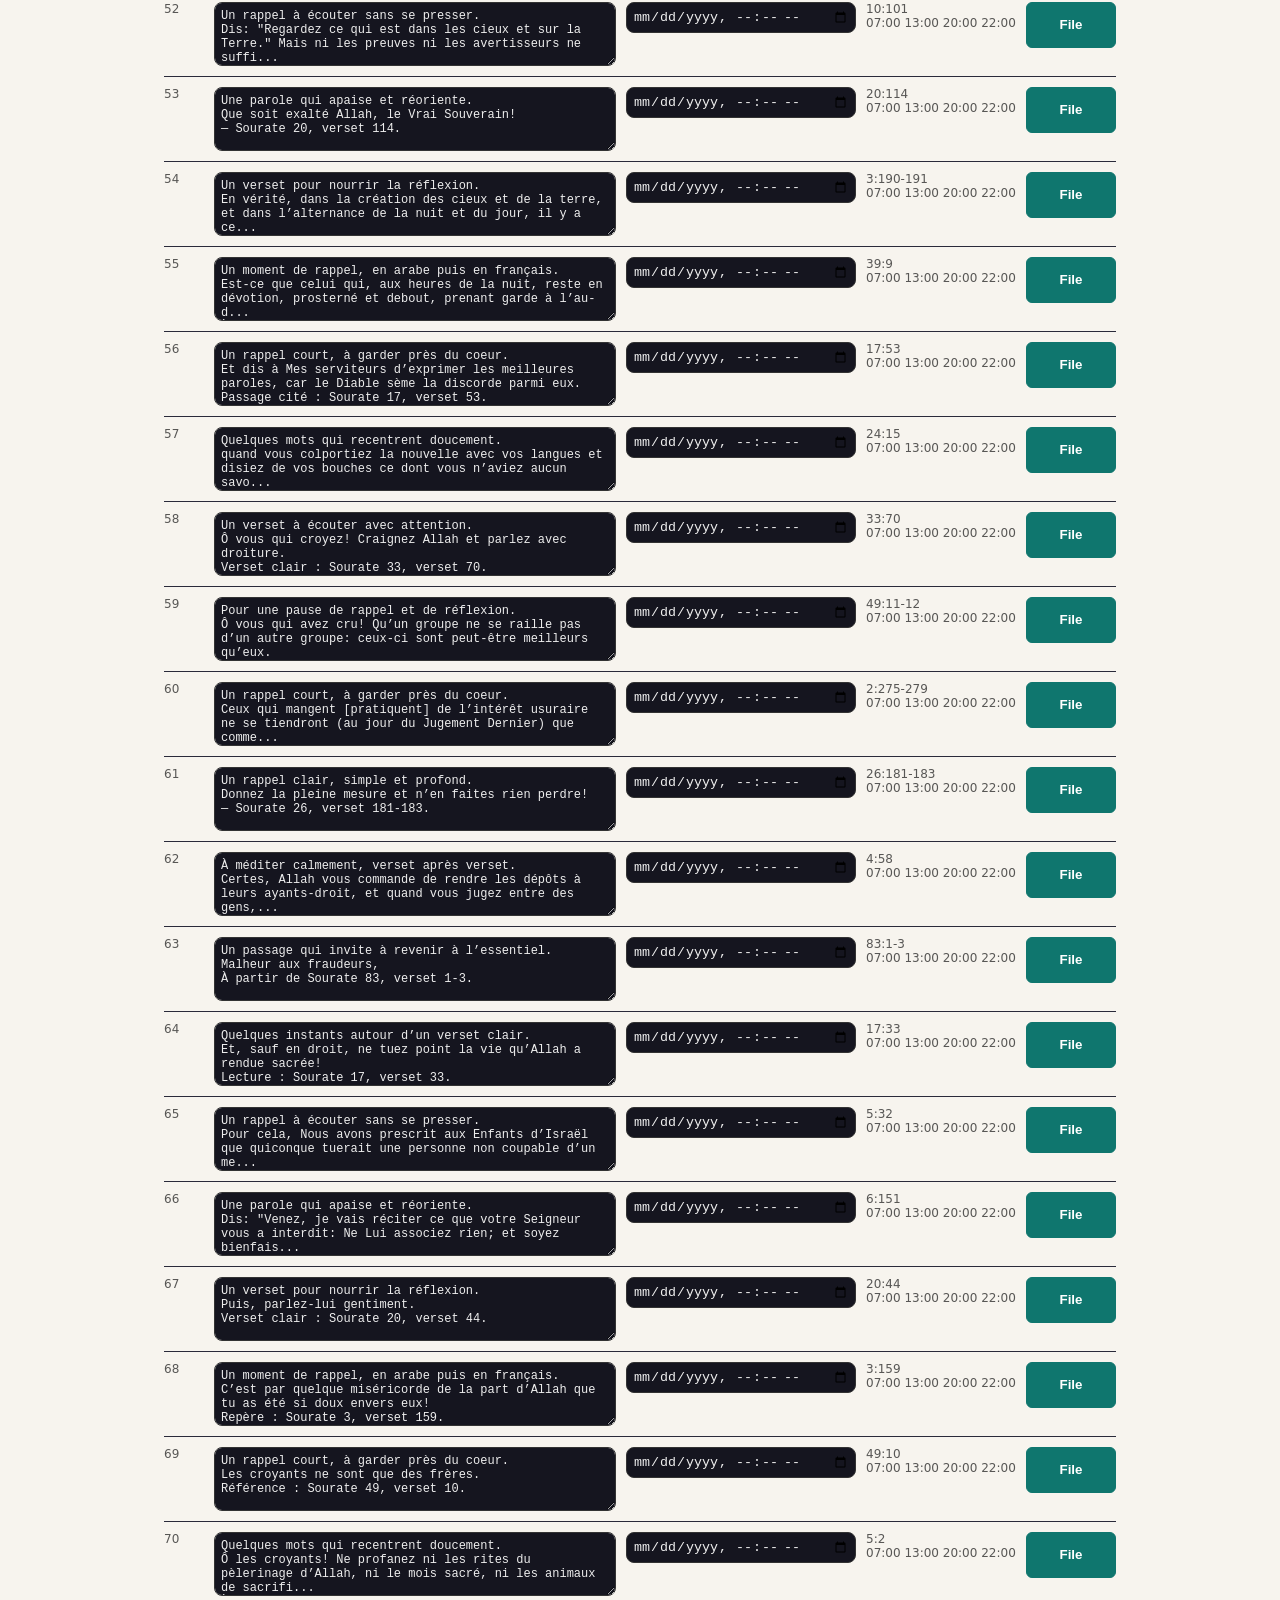
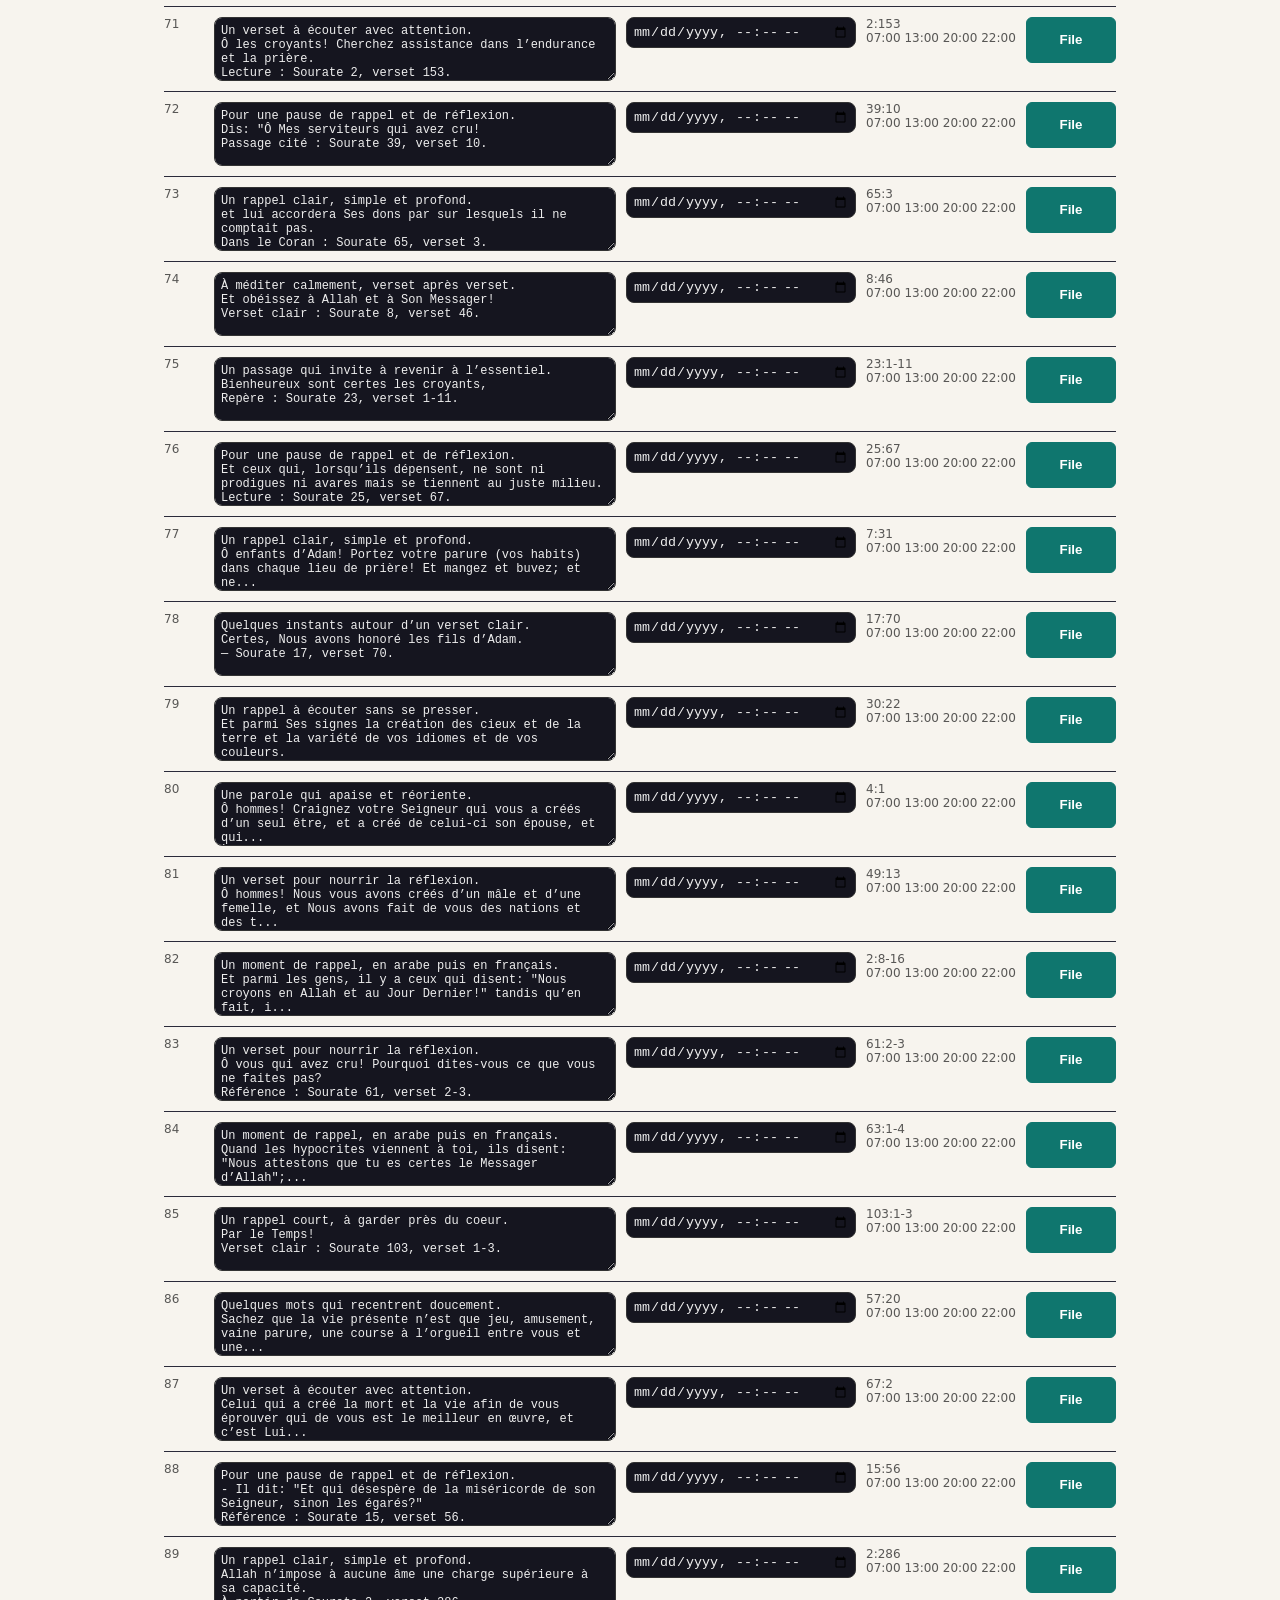
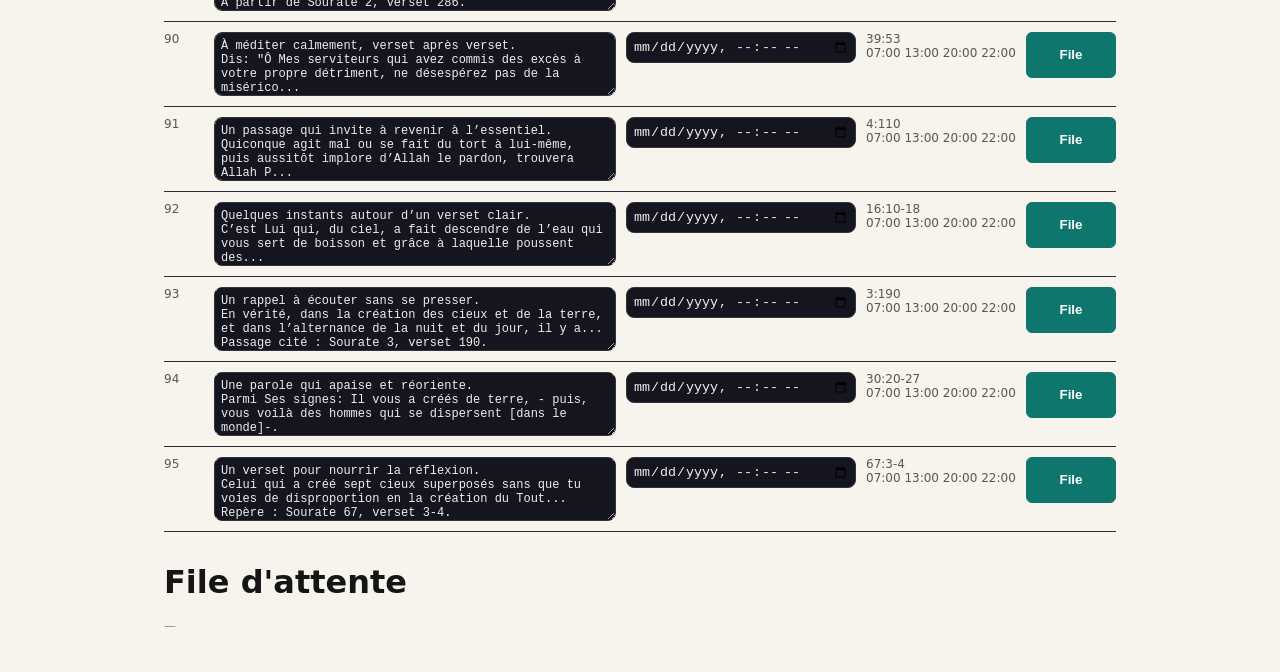
<file: schedule.html>
<!doctype html>
<html lang="fr">
  <head>
    <meta charset="utf-8" />
    <meta name="viewport" content="width=device-width, initial-scale=1" />
    <title>Programmation | Kassos Versets Clairs</title>
    <link rel="stylesheet" href="./styles.css" />
    <style>
      .sched-wrap { max-width: 1000px; margin: 0 auto; padding: 24px; }
      .row { display:grid; grid-template-columns: 40px 1fr 230px 150px 90px; gap:10px;
             align-items:start; padding:10px 0; border-bottom:1px solid #2a2a3a; }
      .row textarea { width:100%; min-height:64px; font-size:12px; }
      .row input[type=datetime-local] { width:100%; }
      .muted { opacity:.7; font-size:12px; }
      .bar { display:flex; gap:10px; align-items:center; flex-wrap:wrap; margin:14px 0; }
      .pill { font-size:11px; padding:2px 8px; border-radius:999px; background:#2a2a3a; }
      .ok { color:#10b981; } .pending { color:#f59e0b; } .failed { color:#ef4444; }
      input, textarea, select { background:#15151f; color:#eee; border:1px solid #333; border-radius:8px; padding:6px; }
      #queue .row { grid-template-columns: 1fr 180px 90px 90px; }
    </style>
  </head>
  <body>
    <header class="site-header">
      <a class="brand" href="./index.html"><span class="brand-mark">VC</span><span>Kassos Versets Clairs</span></a>
      <nav><a href="./app.html">Publier</a><a href="./privacy.html">Privacy</a></nav>
    </header>

    <main class="sched-wrap">
      <h1>Programmation des publications</h1>
      <p class="muted">
        Charge automatiquement les vidéos + captions (manifest.json). Programme via le
        Worker (cron). Rappel : tant que l'app n'est pas approuvée par TikTok, les posts
        sont privés (sandbox).
      </p>

      <div class="bar">
        <label>Clé admin <input id="adminkey" type="password" placeholder="ADMIN_KEY du Worker" /></label>
        <button id="save-key" class="button" type="button">OK</button>
        <span id="conn" class="pill">…</span>
      </div>

      <div class="bar">
        <button id="autoplan" class="button secondary" type="button">Auto-planifier (heures de pointe)</button>
        <label>à partir du <input id="startdate" type="date" /></label>
        <label><input id="perday" type="number" value="4" min="1" max="10" style="width:54px" /> / jour</label>
        <button id="queue-all" class="button" type="button">Tout mettre en file</button>
        <button id="refresh-q" class="button secondary" type="button">Rafraîchir la file</button>
      </div>

      <h2>Vidéos prêtes (<span id="count">0</span>)</h2>
      <div id="list"></div>

      <h2 style="margin-top:32px">File d'attente</h2>
      <div id="queue"><p class="muted">—</p></div>
    </main>

    <script src="./config.js"></script>
    <script>
      var cfg = window.VC_CONFIG || {};
      var WORKER = (cfg.WORKER_URL || "").replace(/\/$/, "");
      var manifest = [];

      function adminKey() { return sessionStorage.getItem("vc_admin_key") || ""; }
      function api(path, body) {
        return fetch(WORKER + path, {
          method: "POST",
          headers: { "Content-Type": "application/json", "X-Admin-Key": adminKey() },
          body: JSON.stringify(body || {}),
        }).then(function (r) { return r.json(); });
      }
      function dtLocalValue(ms) {
        var d = new Date(ms); d.setMinutes(d.getMinutes() - d.getTimezoneOffset());
        return d.toISOString().slice(0, 16);
      }
      function parseDt(v) { return v ? new Date(v).getTime() : 0; }

      document.getElementById("save-key").onclick = function () {
        sessionStorage.setItem("vc_admin_key", document.getElementById("adminkey").value.trim());
        checkConn();
      };
      function checkConn() {
        var c = document.getElementById("conn");
        if (!WORKER) { c.textContent = "WORKER_URL manquant dans config.js"; return; }
        api("/me").then(function (d) {
          if (d.error) { c.textContent = "Worker: " + d.error; c.className = "pill failed"; return; }
          c.textContent = d.connected ? ("TikTok connecté ✓ (" + (d.open_id || "").slice(0,6) + "…)") : "TikTok non connecté";
          c.className = "pill " + (d.connected ? "ok" : "pending");
        }).catch(function () { c.textContent = "Worker injoignable"; c.className = "pill failed"; });
      }

      // Charge le manifeste (vidéos + captions auto)
      fetch("./manifest.json").then(function (r) { return r.json(); }).then(function (m) {
        manifest = m.items || [];
        document.getElementById("count").textContent = manifest.length;
        renderList();
      });

      function renderList() {
        var el = document.getElementById("list");
        el.innerHTML = "";
        manifest.forEach(function (it, i) {
          var row = document.createElement("div"); row.className = "row";
          row.innerHTML =
            '<div class="muted">' + String(it.seq).padStart(2, "0") + "</div>" +
            '<textarea data-i="' + i + '">' + escapeHtml(it.caption) + "</textarea>" +
            '<input type="datetime-local" data-dt="' + i + '" />' +
            '<div class="muted">' + it.verse + "<br>" + (it.peak_hours || []).join(" ") + "</div>" +
            '<button class="button" type="button" data-q="' + i + '">File</button>';
          el.appendChild(row);
        });
        el.querySelectorAll("[data-q]").forEach(function (b) {
          b.onclick = function () { queueOne(parseInt(b.getAttribute("data-q"), 10), b); };
        });
      }
      function escapeHtml(s) { return (s || "").replace(/[&<>]/g, function (c) { return { "&":"&amp;","<":"&lt;",">":"&gt;" }[c]; }); }

      // Auto-plan : répartit selon les heures de pointe, N par jour, à partir d'une date.
      document.getElementById("autoplan").onclick = function () {
        var perday = parseInt(document.getElementById("perday").value, 10) || 4;
        var start = document.getElementById("startdate").value;
        var base = start ? new Date(start + "T00:00") : new Date(Date.now() + 86400000);
        var dts = document.querySelectorAll("[data-dt]");
        manifest.forEach(function (it, i) {
          var hours = (it.peak_hours && it.peak_hours.length) ? it.peak_hours : ["09:00","13:00","18:00","21:00"];
          var day = Math.floor(i / perday);
          var slot = i % perday;
          var hhmm = hours[slot % hours.length].split(":");
          var d = new Date(base.getTime()); d.setDate(d.getDate() + day);
          d.setHours(parseInt(hhmm[0],10), parseInt(hhmm[1],10), 0, 0);
          dts[i].value = dtLocalValue(d.getTime());
        });
      };

      function captionFor(i) { return document.querySelector('textarea[data-i="' + i + '"]').value; }
      function dtFor(i) { return parseDt(document.querySelector('input[data-dt="' + i + '"]').value); }

      function queueOne(i, btn) {
        var when = dtFor(i);
        if (!when) { alert("Choisis une date/heure (ou Auto-planifier)."); return; }
        if (btn) btn.disabled = true;
        return api("/queue/add", { name: manifest[i].name, caption: captionFor(i), scheduled_at: when })
          .then(function (d) {
            if (d.error) { alert("Erreur: " + d.error); if (btn) btn.disabled = false; }
            else { if (btn) btn.textContent = "✓"; loadQueue(); }
          });
      }

      document.getElementById("queue-all").onclick = function () {
        var chain = Promise.resolve();
        manifest.forEach(function (it, i) {
          if (dtFor(i)) chain = chain.then(function () { return queueOne(i, null); });
        });
        chain.then(loadQueue);
      };

      document.getElementById("refresh-q").onclick = loadQueue;
      function loadQueue() {
        api("/queue/list").then(function (d) {
          var el = document.getElementById("queue");
          var q = (d && d.queue) || [];
          if (!q.length) { el.innerHTML = '<p class="muted">File vide.</p>'; return; }
          el.innerHTML = "";
          q.forEach(function (it) {
            var row = document.createElement("div"); row.className = "row";
            row.innerHTML =
              '<div class="muted">' + escapeHtml((it.caption || "").split("\n")[0]) + "</div>" +
              '<div class="muted">' + new Date(it.scheduled_at).toLocaleString() + "</div>" +
              '<div class="' + it.status + '">' + it.status + (it.publish_id ? " ✓" : "") + "</div>" +
              '<button class="button secondary" type="button" data-rm="' + it.id + '">Retirer</button>';
            el.appendChild(row);
          });
          el.querySelectorAll("[data-rm]").forEach(function (b) {
            b.onclick = function () { api("/queue/remove", { id: b.getAttribute("data-rm") }).then(loadQueue); };
          });
        });
      }

      // init
      document.getElementById("startdate").value = new Date(Date.now() + 86400000).toISOString().slice(0, 10);
      checkConn(); loadQueue();
    </script>
  </body>
</html>
</file>
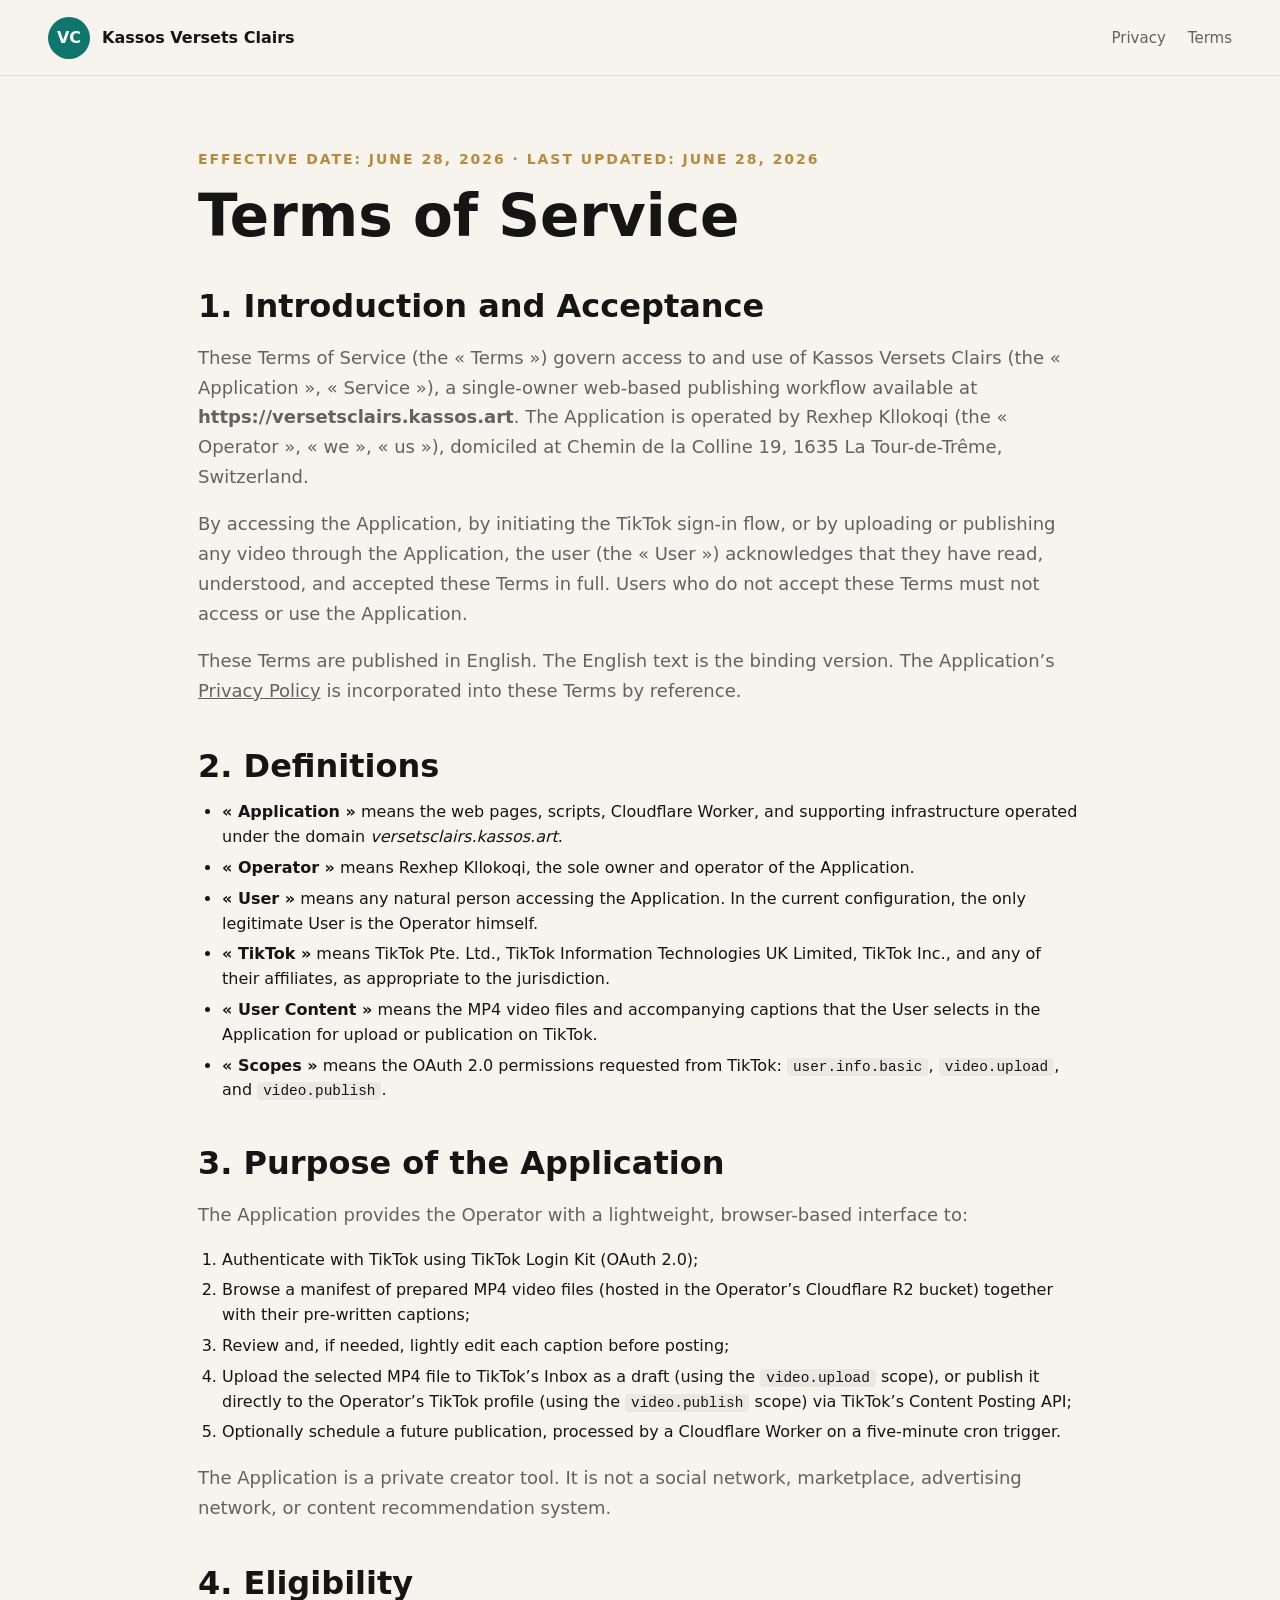
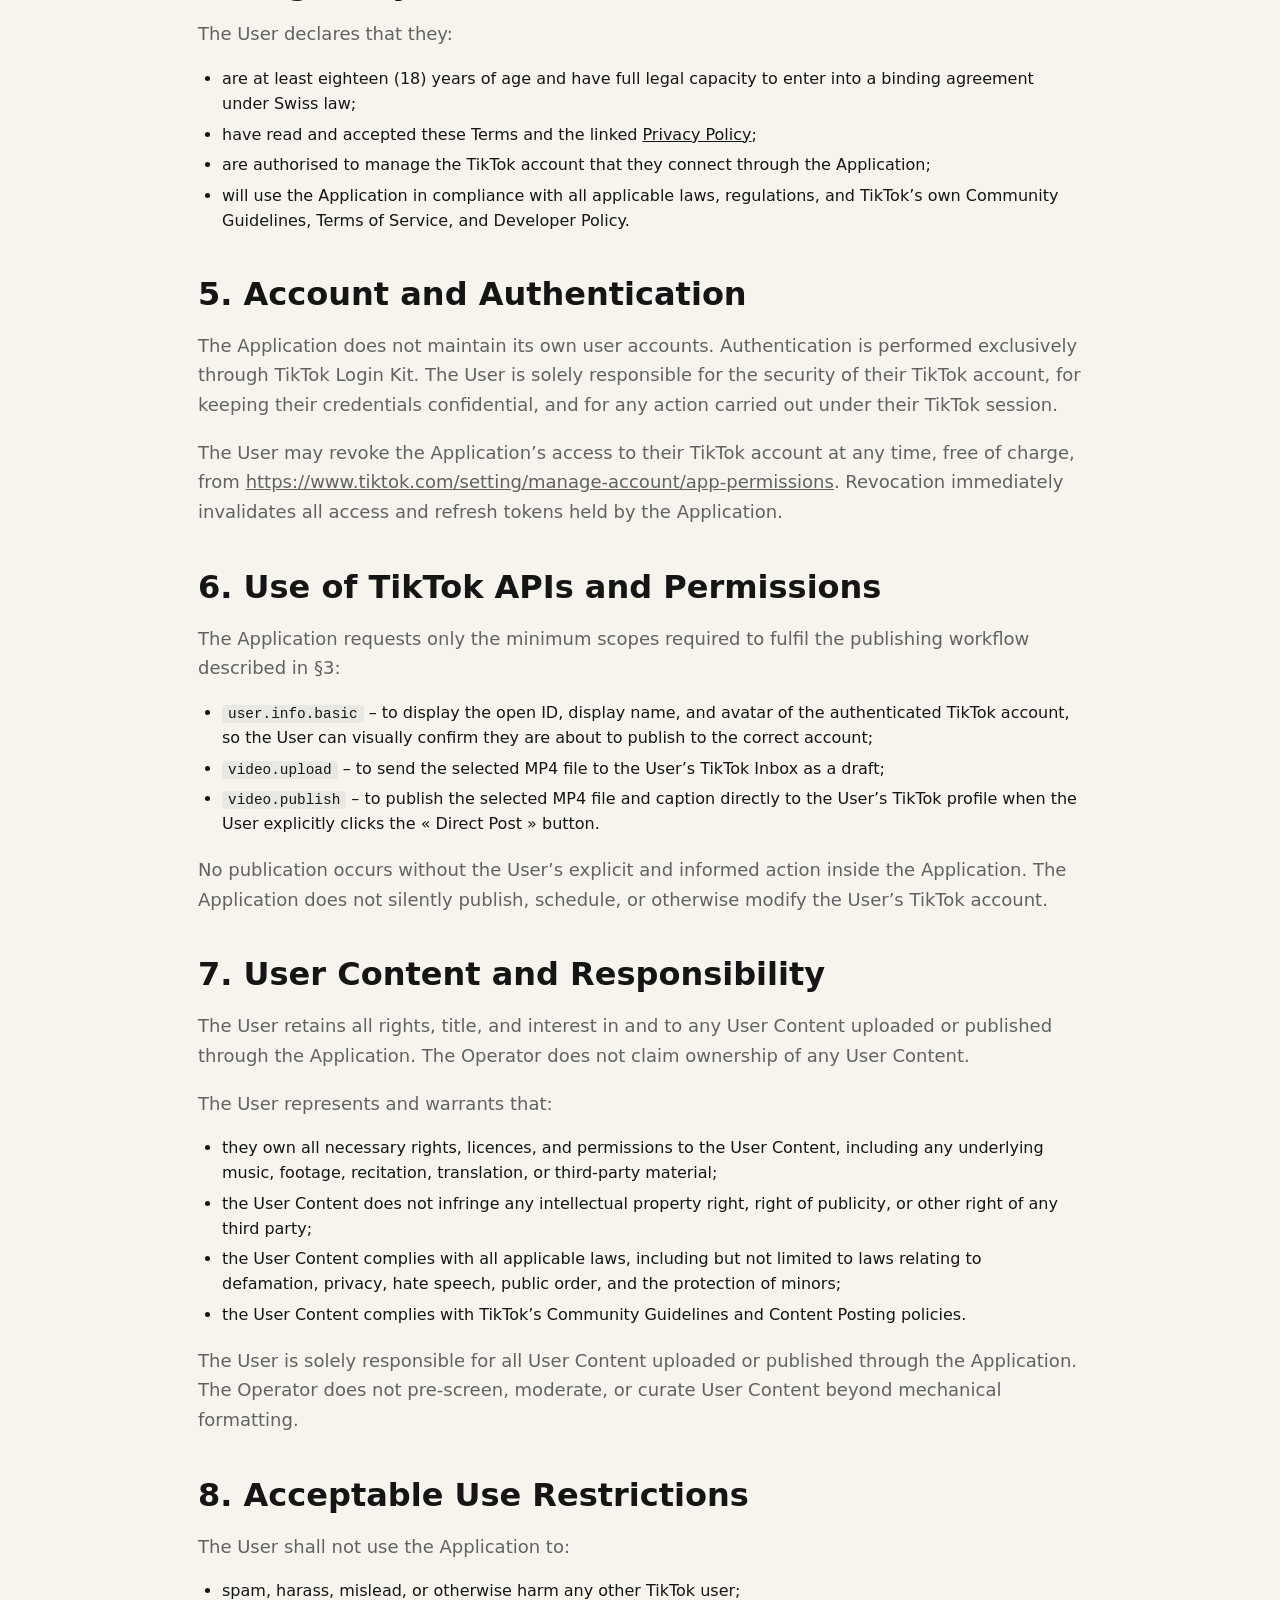
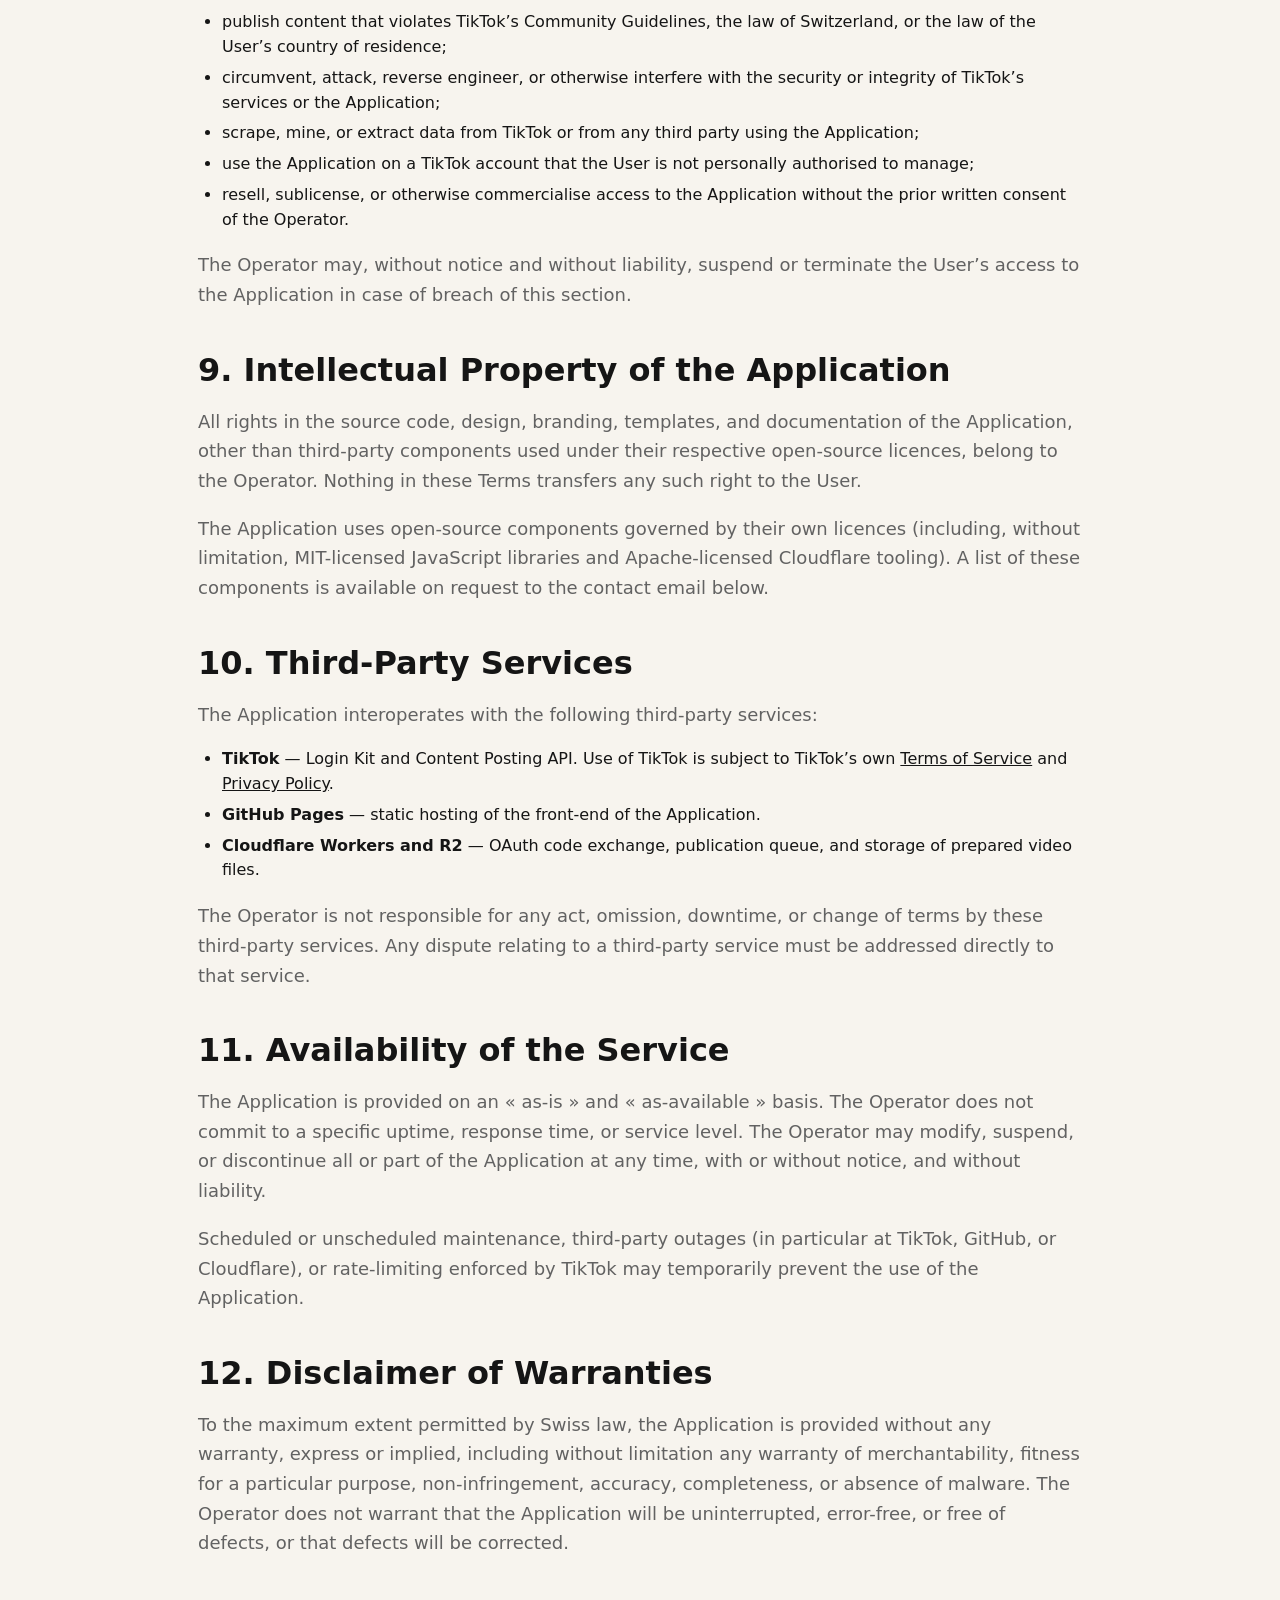
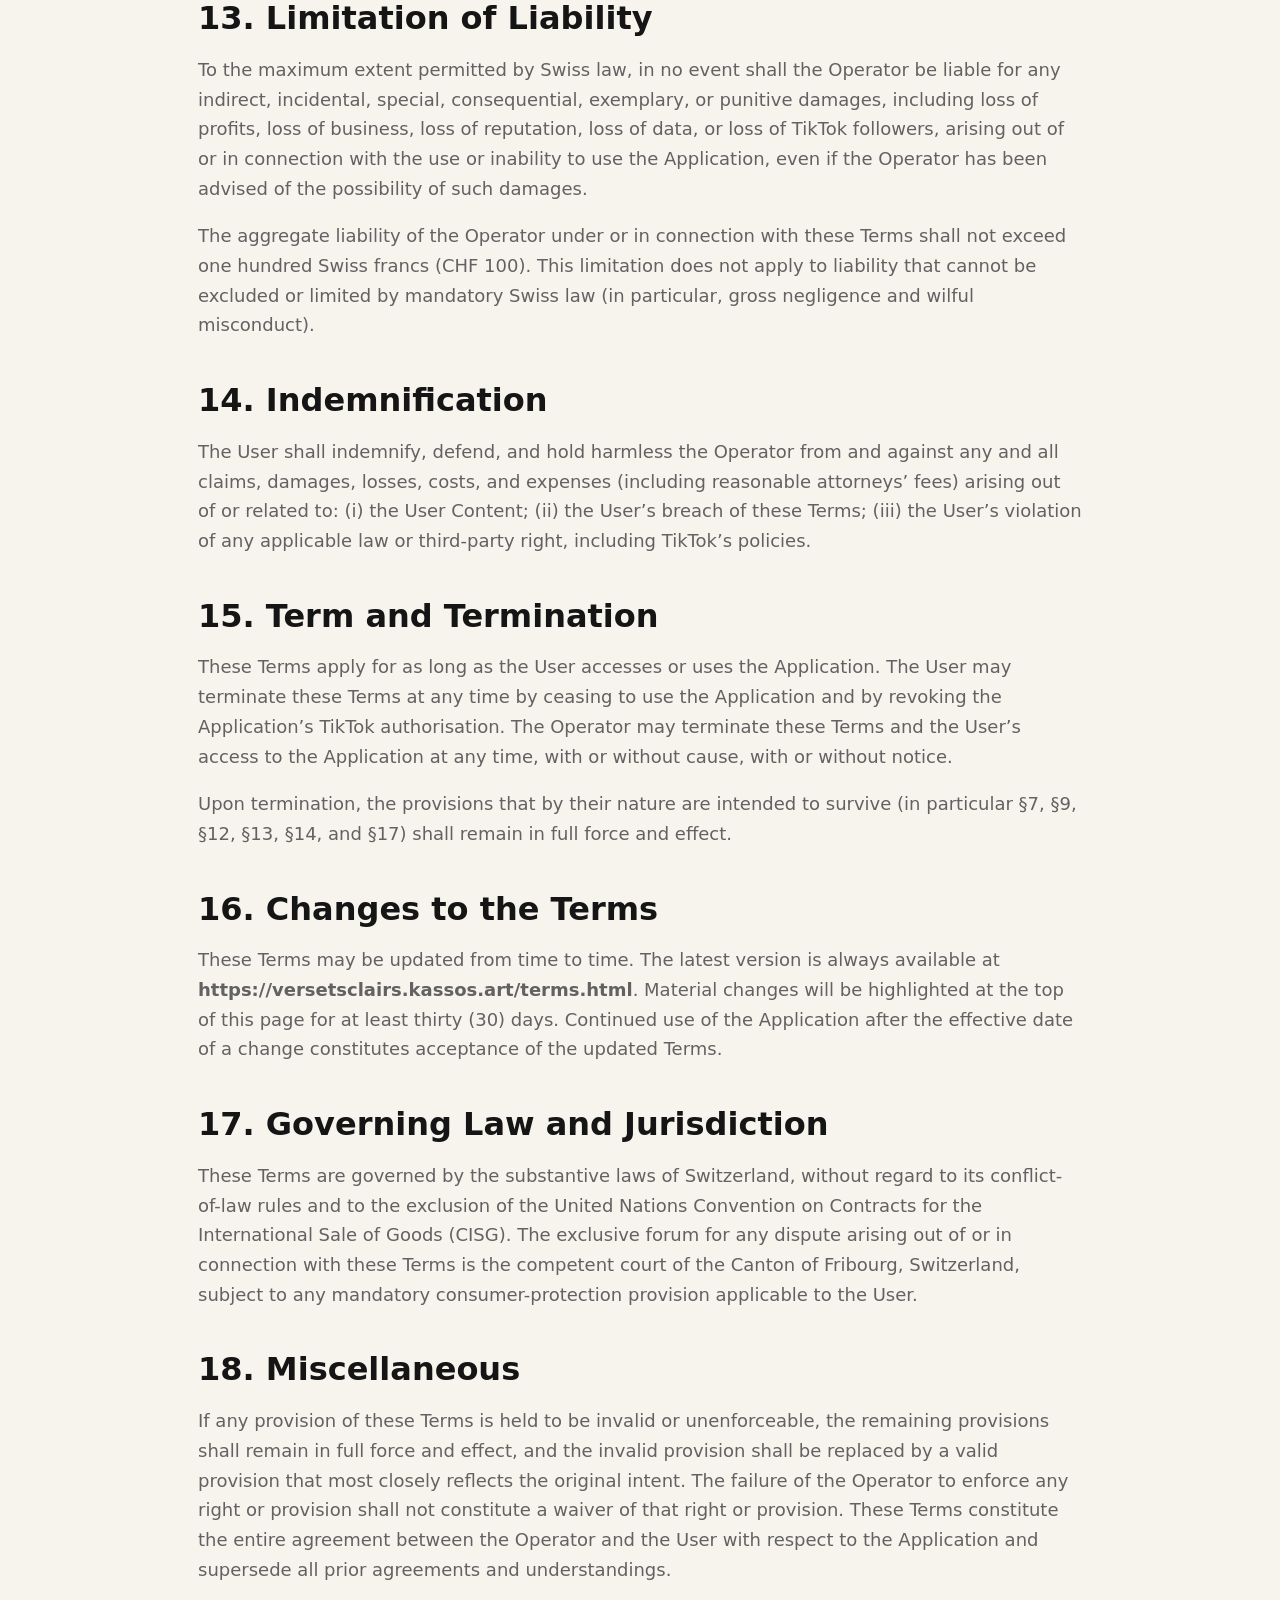
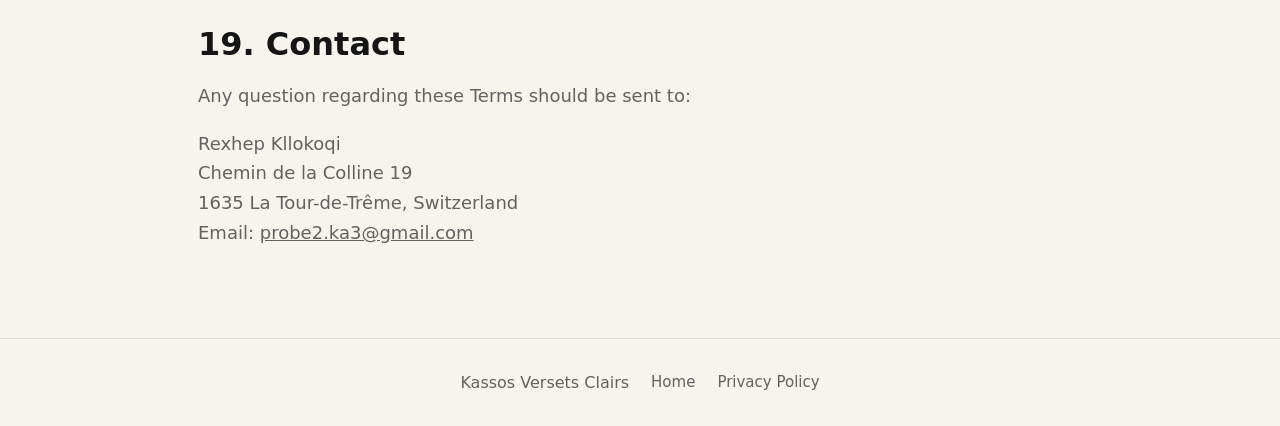
<file: terms.html>
<!doctype html>
<html lang="en">
  <head>
    <meta charset="utf-8" />
    <meta name="viewport" content="width=device-width, initial-scale=1" />
    <title>Terms of Service | Kassos Versets Clairs</title>
    <link rel="stylesheet" href="./styles.css" />
  </head>
  <body>
    <header class="site-header">
      <a class="brand" href="./index.html">
        <span class="brand-mark">VC</span>
        <span>Kassos Versets Clairs</span>
      </a>
      <nav aria-label="Legal pages">
        <a href="./privacy.html">Privacy</a>
        <a href="./terms.html">Terms</a>
      </nav>
    </header>

    <main class="legal-page">
      <p class="eyebrow">Effective date: June 28, 2026 · Last updated: June 28, 2026</p>
      <h1>Terms of Service</h1>

      <h2>1. Introduction and Acceptance</h2>
      <p>
        These Terms of Service (the &laquo; Terms &raquo;) govern access to and use of Kassos Versets Clairs (the &laquo; Application &raquo;, &laquo; Service &raquo;), a single-owner web-based publishing workflow available at <strong>https://versetsclairs.kassos.art</strong>. The Application is operated by Rexhep Kllokoqi (the &laquo; Operator &raquo;, &laquo; we &raquo;, &laquo; us &raquo;), domiciled at Chemin de la Colline 19, 1635 La Tour-de-Tr&ecirc;me, Switzerland.
      </p>
      <p>
        By accessing the Application, by initiating the TikTok sign-in flow, or by uploading or publishing any video through the Application, the user (the &laquo; User &raquo;) acknowledges that they have read, understood, and accepted these Terms in full. Users who do not accept these Terms must not access or use the Application.
      </p>
      <p>
        These Terms are published in English. The English text is the binding version. The Application&rsquo;s <a href="./privacy.html">Privacy Policy</a> is incorporated into these Terms by reference.
      </p>

      <h2>2. Definitions</h2>
      <ul>
        <li><strong>&laquo; Application &raquo;</strong> means the web pages, scripts, Cloudflare Worker, and supporting infrastructure operated under the domain <em>versetsclairs.kassos.art</em>.</li>
        <li><strong>&laquo; Operator &raquo;</strong> means Rexhep Kllokoqi, the sole owner and operator of the Application.</li>
        <li><strong>&laquo; User &raquo;</strong> means any natural person accessing the Application. In the current configuration, the only legitimate User is the Operator himself.</li>
        <li><strong>&laquo; TikTok &raquo;</strong> means TikTok Pte. Ltd., TikTok Information Technologies UK Limited, TikTok Inc., and any of their affiliates, as appropriate to the jurisdiction.</li>
        <li><strong>&laquo; User Content &raquo;</strong> means the MP4 video files and accompanying captions that the User selects in the Application for upload or publication on TikTok.</li>
        <li><strong>&laquo; Scopes &raquo;</strong> means the OAuth 2.0 permissions requested from TikTok: <code>user.info.basic</code>, <code>video.upload</code>, and <code>video.publish</code>.</li>
      </ul>

      <h2>3. Purpose of the Application</h2>
      <p>
        The Application provides the Operator with a lightweight, browser-based interface to:
      </p>
      <ol>
        <li>Authenticate with TikTok using TikTok Login Kit (OAuth 2.0);</li>
        <li>Browse a manifest of prepared MP4 video files (hosted in the Operator&rsquo;s Cloudflare R2 bucket) together with their pre-written captions;</li>
        <li>Review and, if needed, lightly edit each caption before posting;</li>
        <li>Upload the selected MP4 file to TikTok&rsquo;s Inbox as a draft (using the <code>video.upload</code> scope), or publish it directly to the Operator&rsquo;s TikTok profile (using the <code>video.publish</code> scope) via TikTok&rsquo;s Content Posting API;</li>
        <li>Optionally schedule a future publication, processed by a Cloudflare Worker on a five-minute cron trigger.</li>
      </ol>
      <p>
        The Application is a private creator tool. It is not a social network, marketplace, advertising network, or content recommendation system.
      </p>

      <h2>4. Eligibility</h2>
      <p>
        The User declares that they:
      </p>
      <ul>
        <li>are at least eighteen (18) years of age and have full legal capacity to enter into a binding agreement under Swiss law;</li>
        <li>have read and accepted these Terms and the linked <a href="./privacy.html">Privacy Policy</a>;</li>
        <li>are authorised to manage the TikTok account that they connect through the Application;</li>
        <li>will use the Application in compliance with all applicable laws, regulations, and TikTok&rsquo;s own Community Guidelines, Terms of Service, and Developer Policy.</li>
      </ul>

      <h2>5. Account and Authentication</h2>
      <p>
        The Application does not maintain its own user accounts. Authentication is performed exclusively through TikTok Login Kit. The User is solely responsible for the security of their TikTok account, for keeping their credentials confidential, and for any action carried out under their TikTok session.
      </p>
      <p>
        The User may revoke the Application&rsquo;s access to their TikTok account at any time, free of charge, from <a href="https://www.tiktok.com/setting/manage-account/app-permissions" target="_blank" rel="noopener">https://www.tiktok.com/setting/manage-account/app-permissions</a>. Revocation immediately invalidates all access and refresh tokens held by the Application.
      </p>

      <h2>6. Use of TikTok APIs and Permissions</h2>
      <p>
        The Application requests only the minimum scopes required to fulfil the publishing workflow described in &sect;3:
      </p>
      <ul>
        <li><code>user.info.basic</code> &ndash; to display the open ID, display name, and avatar of the authenticated TikTok account, so the User can visually confirm they are about to publish to the correct account;</li>
        <li><code>video.upload</code> &ndash; to send the selected MP4 file to the User&rsquo;s TikTok Inbox as a draft;</li>
        <li><code>video.publish</code> &ndash; to publish the selected MP4 file and caption directly to the User&rsquo;s TikTok profile when the User explicitly clicks the &laquo; Direct Post &raquo; button.</li>
      </ul>
      <p>
        No publication occurs without the User&rsquo;s explicit and informed action inside the Application. The Application does not silently publish, schedule, or otherwise modify the User&rsquo;s TikTok account.
      </p>

      <h2>7. User Content and Responsibility</h2>
      <p>
        The User retains all rights, title, and interest in and to any User Content uploaded or published through the Application. The Operator does not claim ownership of any User Content.
      </p>
      <p>
        The User represents and warrants that:
      </p>
      <ul>
        <li>they own all necessary rights, licences, and permissions to the User Content, including any underlying music, footage, recitation, translation, or third-party material;</li>
        <li>the User Content does not infringe any intellectual property right, right of publicity, or other right of any third party;</li>
        <li>the User Content complies with all applicable laws, including but not limited to laws relating to defamation, privacy, hate speech, public order, and the protection of minors;</li>
        <li>the User Content complies with TikTok&rsquo;s Community Guidelines and Content Posting policies.</li>
      </ul>
      <p>
        The User is solely responsible for all User Content uploaded or published through the Application. The Operator does not pre-screen, moderate, or curate User Content beyond mechanical formatting.
      </p>

      <h2>8. Acceptable Use Restrictions</h2>
      <p>
        The User shall not use the Application to:
      </p>
      <ul>
        <li>spam, harass, mislead, or otherwise harm any other TikTok user;</li>
        <li>publish content that violates TikTok&rsquo;s Community Guidelines, the law of Switzerland, or the law of the User&rsquo;s country of residence;</li>
        <li>circumvent, attack, reverse engineer, or otherwise interfere with the security or integrity of TikTok&rsquo;s services or the Application;</li>
        <li>scrape, mine, or extract data from TikTok or from any third party using the Application;</li>
        <li>use the Application on a TikTok account that the User is not personally authorised to manage;</li>
        <li>resell, sublicense, or otherwise commercialise access to the Application without the prior written consent of the Operator.</li>
      </ul>
      <p>
        The Operator may, without notice and without liability, suspend or terminate the User&rsquo;s access to the Application in case of breach of this section.
      </p>

      <h2>9. Intellectual Property of the Application</h2>
      <p>
        All rights in the source code, design, branding, templates, and documentation of the Application, other than third-party components used under their respective open-source licences, belong to the Operator. Nothing in these Terms transfers any such right to the User.
      </p>
      <p>
        The Application uses open-source components governed by their own licences (including, without limitation, MIT-licensed JavaScript libraries and Apache-licensed Cloudflare tooling). A list of these components is available on request to the contact email below.
      </p>

      <h2>10. Third-Party Services</h2>
      <p>
        The Application interoperates with the following third-party services:
      </p>
      <ul>
        <li><strong>TikTok</strong> &mdash; Login Kit and Content Posting API. Use of TikTok is subject to TikTok&rsquo;s own <a href="https://www.tiktok.com/legal/terms-of-service" target="_blank" rel="noopener">Terms of Service</a> and <a href="https://www.tiktok.com/legal/privacy-policy" target="_blank" rel="noopener">Privacy Policy</a>.</li>
        <li><strong>GitHub Pages</strong> &mdash; static hosting of the front-end of the Application.</li>
        <li><strong>Cloudflare Workers and R2</strong> &mdash; OAuth code exchange, publication queue, and storage of prepared video files.</li>
      </ul>
      <p>
        The Operator is not responsible for any act, omission, downtime, or change of terms by these third-party services. Any dispute relating to a third-party service must be addressed directly to that service.
      </p>

      <h2>11. Availability of the Service</h2>
      <p>
        The Application is provided on an &laquo; as-is &raquo; and &laquo; as-available &raquo; basis. The Operator does not commit to a specific uptime, response time, or service level. The Operator may modify, suspend, or discontinue all or part of the Application at any time, with or without notice, and without liability.
      </p>
      <p>
        Scheduled or unscheduled maintenance, third-party outages (in particular at TikTok, GitHub, or Cloudflare), or rate-limiting enforced by TikTok may temporarily prevent the use of the Application.
      </p>

      <h2>12. Disclaimer of Warranties</h2>
      <p>
        To the maximum extent permitted by Swiss law, the Application is provided without any warranty, express or implied, including without limitation any warranty of merchantability, fitness for a particular purpose, non-infringement, accuracy, completeness, or absence of malware. The Operator does not warrant that the Application will be uninterrupted, error-free, or free of defects, or that defects will be corrected.
      </p>

      <h2>13. Limitation of Liability</h2>
      <p>
        To the maximum extent permitted by Swiss law, in no event shall the Operator be liable for any indirect, incidental, special, consequential, exemplary, or punitive damages, including loss of profits, loss of business, loss of reputation, loss of data, or loss of TikTok followers, arising out of or in connection with the use or inability to use the Application, even if the Operator has been advised of the possibility of such damages.
      </p>
      <p>
        The aggregate liability of the Operator under or in connection with these Terms shall not exceed one hundred Swiss francs (CHF 100). This limitation does not apply to liability that cannot be excluded or limited by mandatory Swiss law (in particular, gross negligence and wilful misconduct).
      </p>

      <h2>14. Indemnification</h2>
      <p>
        The User shall indemnify, defend, and hold harmless the Operator from and against any and all claims, damages, losses, costs, and expenses (including reasonable attorneys&rsquo; fees) arising out of or related to: (i) the User Content; (ii) the User&rsquo;s breach of these Terms; (iii) the User&rsquo;s violation of any applicable law or third-party right, including TikTok&rsquo;s policies.
      </p>

      <h2>15. Term and Termination</h2>
      <p>
        These Terms apply for as long as the User accesses or uses the Application. The User may terminate these Terms at any time by ceasing to use the Application and by revoking the Application&rsquo;s TikTok authorisation. The Operator may terminate these Terms and the User&rsquo;s access to the Application at any time, with or without cause, with or without notice.
      </p>
      <p>
        Upon termination, the provisions that by their nature are intended to survive (in particular &sect;7, &sect;9, &sect;12, &sect;13, &sect;14, and &sect;17) shall remain in full force and effect.
      </p>

      <h2>16. Changes to the Terms</h2>
      <p>
        These Terms may be updated from time to time. The latest version is always available at <strong>https://versetsclairs.kassos.art/terms.html</strong>. Material changes will be highlighted at the top of this page for at least thirty (30) days. Continued use of the Application after the effective date of a change constitutes acceptance of the updated Terms.
      </p>

      <h2>17. Governing Law and Jurisdiction</h2>
      <p>
        These Terms are governed by the substantive laws of Switzerland, without regard to its conflict-of-law rules and to the exclusion of the United Nations Convention on Contracts for the International Sale of Goods (CISG). The exclusive forum for any dispute arising out of or in connection with these Terms is the competent court of the Canton of Fribourg, Switzerland, subject to any mandatory consumer-protection provision applicable to the User.
      </p>

      <h2>18. Miscellaneous</h2>
      <p>
        If any provision of these Terms is held to be invalid or unenforceable, the remaining provisions shall remain in full force and effect, and the invalid provision shall be replaced by a valid provision that most closely reflects the original intent. The failure of the Operator to enforce any right or provision shall not constitute a waiver of that right or provision. These Terms constitute the entire agreement between the Operator and the User with respect to the Application and supersede all prior agreements and understandings.
      </p>

      <h2>19. Contact</h2>
      <p>
        Any question regarding these Terms should be sent to:
      </p>
      <p>
        Rexhep Kllokoqi<br />
        Chemin de la Colline 19<br />
        1635 La Tour-de-Tr&ecirc;me, Switzerland<br />
        Email: <a href="mailto:probe2.ka3@gmail.com">probe2.ka3@gmail.com</a>
      </p>
    </main>

    <footer>
      <span>Kassos Versets Clairs</span>
      <a href="./index.html">Home</a>
      <a href="./privacy.html">Privacy Policy</a>
    </footer>
  </body>
</html>
</file>
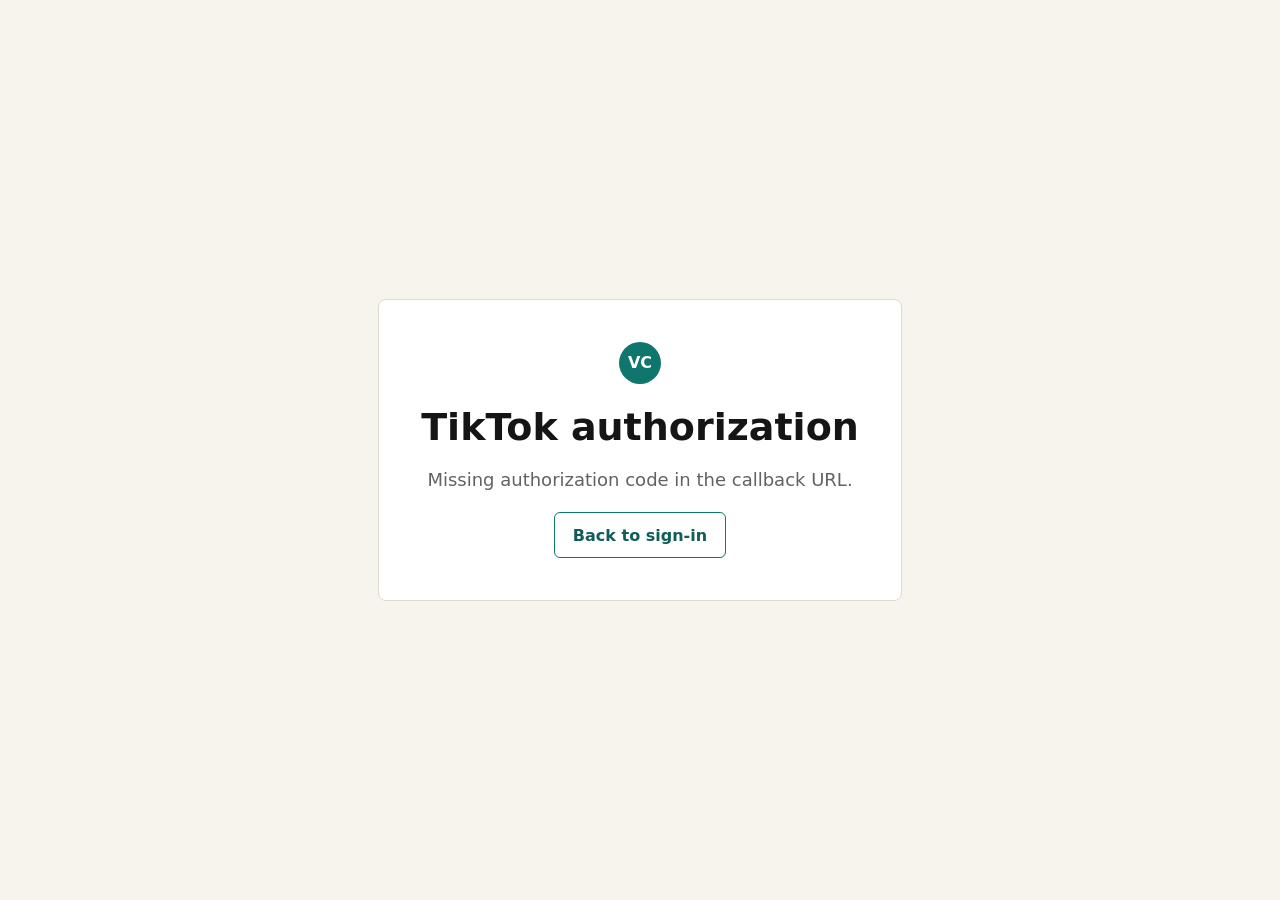
<file: auth/tiktok/callback.html>
<!doctype html>
<html lang="en">
  <head>
    <meta charset="utf-8" />
    <meta name="viewport" content="width=device-width, initial-scale=1" />
    <title>TikTok Authorization Callback | Kassos Versets Clairs</title>
    <link rel="stylesheet" href="../../styles.css" />
  </head>
  <body>
    <main class="callback-page">
      <div class="callback-card">
        <span class="brand-mark">VC</span>
        <h1>TikTok authorization</h1>
        <p id="status">Finalizing sign-in…</p>
        <a
          id="continue"
          class="button"
          href="https://versetsclairs.kassos.art/app.html"
          style="display:none"
        >
          Continue to publisher
        </a>
        <a id="retry" class="button secondary" href="../../index.html" style="display:none">
          Back to sign-in
        </a>
      </div>
    </main>

    <script src="../../config.js"></script>
    <script>
      (function () {
        var statusEl = document.getElementById("status");
        var cont = document.getElementById("continue");
        var retry = document.getElementById("retry");
        var cfg = window.VC_CONFIG || {};
        var params = new URLSearchParams(window.location.search);
        var code = params.get("code");
        var state = params.get("state");
        var error = params.get("error");

        function fail(msg) {
          statusEl.textContent = msg;
          retry.style.display = "inline-flex";
        }

        if (error) {
          return fail("Authorization was denied or failed (" + error + ").");
        }
        if (!code) {
          return fail("Missing authorization code in the callback URL.");
        }
        // Verification anti-CSRF du state.
        var expected = sessionStorage.getItem("tiktok_oauth_state");
        if (expected && state && state !== expected) {
          return fail("State mismatch — possible CSRF, aborting.");
        }

        // Echange du code contre un token via le Worker (cote serveur).
        fetch(cfg.WORKER_URL + "/exchange", {
          method: "POST",
          headers: { "Content-Type": "application/json" },
          body: JSON.stringify({ code: code }),
        })
          .then(function (r) { return r.json(); })
          .then(function (data) {
            if (data.error || !data.ok) {
              return fail("Token exchange failed: " + (data.detail || data.error || "unknown"));
            }
            // Les tokens restent dans le Worker Cloudflare, jamais dans le navigateur.
            if (data.open_id) sessionStorage.setItem("tiktok_open_id", data.open_id);
            if (data.scope) sessionStorage.setItem("tiktok_scope", data.scope);
            statusEl.textContent = "Connected to TikTok. You can now publish.";
            cont.style.display = "inline-flex";
            setTimeout(function () {
              window.location.href =
                "https://versetsclairs.kassos.art/app.html";
            }, 1200);
          })
          .catch(function (e) {
            fail("Network error during token exchange: " + e);
          });
      })();
    </script>
  </body>
</html>
</file>
<file: styles.css>
:root {
  color-scheme: light;
  --ink: #151515;
  --muted: #626262;
  --line: #dedad2;
  --paper: #f7f4ee;
  --panel: #ffffff;
  --accent: #0f766e;
  --accent-dark: #115e59;
  --gold: #b88a3d;
}

* {
  box-sizing: border-box;
}

body {
  margin: 0;
  font-family:
    Inter, ui-sans-serif, system-ui, -apple-system, BlinkMacSystemFont, "Segoe UI", sans-serif;
  color: var(--ink);
  background: var(--paper);
}

a {
  color: inherit;
  text-decoration: none;
}

.site-header {
  display: flex;
  align-items: center;
  justify-content: space-between;
  gap: 24px;
  min-height: 76px;
  padding: 0 48px;
  border-bottom: 1px solid var(--line);
  background: rgba(247, 244, 238, 0.95);
}

.brand {
  display: inline-flex;
  align-items: center;
  gap: 12px;
  font-weight: 700;
}

.brand-mark {
  display: inline-grid;
  width: 42px;
  height: 42px;
  place-items: center;
  border-radius: 50%;
  background: var(--accent);
  color: white;
  font-weight: 800;
  letter-spacing: 0;
}

nav,
footer {
  display: flex;
  align-items: center;
  gap: 22px;
}

nav a,
footer a {
  color: var(--muted);
  font-size: 15px;
}

.hero {
  display: grid;
  grid-template-columns: minmax(0, 1.15fr) minmax(320px, 0.85fr);
  gap: 56px;
  align-items: center;
  max-width: 1180px;
  min-height: calc(100vh - 76px);
  margin: 0 auto;
  padding: 72px 48px;
}

.eyebrow {
  margin: 0 0 16px;
  color: var(--gold);
  font-size: 14px;
  font-weight: 800;
  letter-spacing: 0.14em;
  text-transform: uppercase;
}

h1 {
  max-width: 860px;
  margin: 0;
  font-size: 58px;
  line-height: 1.02;
  letter-spacing: 0;
}

h2 {
  margin: 0 0 16px;
  font-size: 32px;
  line-height: 1.15;
}

h3 {
  margin: 0 0 10px;
  font-size: 20px;
}

p {
  color: var(--muted);
  font-size: 18px;
  line-height: 1.65;
}

.hero-copy > p:not(.eyebrow) {
  max-width: 680px;
}

.actions {
  display: flex;
  flex-wrap: wrap;
  gap: 12px;
  margin-top: 32px;
}

.field-label {
  display: block;
  margin: 22px 0 8px;
  color: var(--ink);
  font-size: 15px;
  font-weight: 700;
}

.text-input {
  width: min(100%, 420px);
  min-height: 44px;
  padding: 0 12px;
  border: 1px solid var(--line);
  border-radius: 6px;
  background: white;
  color: var(--ink);
  font: inherit;
}

.caption-editor {
  min-height: 150px;
  padding-top: 10px;
  padding-bottom: 10px;
  line-height: 1.5;
  resize: vertical;
}

.button {
  display: inline-flex;
  align-items: center;
  justify-content: center;
  min-height: 46px;
  padding: 0 18px;
  border: 1px solid var(--accent);
  border-radius: 6px;
  background: var(--accent);
  color: white;
  font-weight: 700;
}

.button.secondary {
  background: transparent;
  color: var(--accent-dark);
}

.workflow {
  display: grid;
  gap: 14px;
}

.workflow div,
.details-grid article {
  border: 1px solid var(--line);
  border-radius: 8px;
  background: var(--panel);
  box-shadow: 0 18px 50px rgba(27, 23, 18, 0.06);
}

.workflow div {
  display: grid;
  grid-template-columns: 52px minmax(0, 1fr);
  gap: 16px;
  align-items: center;
  padding: 20px;
}

.workflow span {
  display: grid;
  width: 44px;
  height: 44px;
  place-items: center;
  border-radius: 50%;
  background: #e6f4f1;
  color: var(--accent-dark);
  font-weight: 800;
}

.workflow p,
.details-grid p {
  margin: 0;
  font-size: 16px;
}

.content-band {
  border-top: 1px solid var(--line);
  background: #ffffff;
  padding: 80px 48px;
}

.section-copy,
.details-grid,
.legal-page {
  max-width: 980px;
  margin: 0 auto;
}

.details-grid {
  display: grid;
  grid-template-columns: repeat(3, 1fr);
  gap: 18px;
  margin-top: 32px;
}

.details-grid article {
  padding: 24px;
}

.legal-page {
  padding: 72px 48px;
}

.legal-page h1 {
  margin-bottom: 28px;
}

.legal-page h2 {
  margin-top: 42px;
}

.legal-page h3 {
  margin-top: 24px;
  font-size: 18px;
}

.legal-page ul,
.legal-page ol {
  margin: 14px 0;
  padding-left: 24px;
}

.legal-page li {
  margin: 6px 0;
  line-height: 1.55;
}

.legal-page code {
  font-family: ui-monospace, SFMono-Regular, Menlo, Consolas, monospace;
  font-size: 0.9em;
  padding: 1px 6px;
  border-radius: 4px;
  background: rgba(0, 0, 0, 0.05);
}

.legal-page .legal-table {
  width: 100%;
  border-collapse: collapse;
  margin: 18px 0;
  font-size: 14px;
}

.legal-page .legal-table th,
.legal-page .legal-table td {
  border: 1px solid var(--line);
  padding: 10px 12px;
  text-align: left;
  vertical-align: top;
}

.legal-page .legal-table th {
  background: var(--panel);
  font-weight: 600;
}

.legal-page a {
  color: inherit;
  text-decoration: underline;
}

.callback-page {
  display: grid;
  min-height: 100vh;
  place-items: center;
  padding: 32px;
}

.callback-card {
  max-width: 620px;
  padding: 42px;
  border: 1px solid var(--line);
  border-radius: 8px;
  background: var(--panel);
  text-align: center;
}

.callback-card .brand-mark {
  margin: 0 auto 24px;
}

.callback-card h1 {
  font-size: 38px;
}

footer {
  justify-content: center;
  padding: 34px 48px;
  border-top: 1px solid var(--line);
}

footer span {
  color: var(--muted);
}

@media (max-width: 820px) {
  .site-header {
    align-items: flex-start;
    flex-direction: column;
    padding: 18px 22px;
  }

  .hero,
  .details-grid {
    grid-template-columns: 1fr;
  }

  .hero,
  .content-band,
  .legal-page {
    padding-right: 22px;
    padding-left: 22px;
  }

  h1 {
    font-size: 40px;
  }

  footer {
    align-items: flex-start;
    flex-direction: column;
    padding: 26px 22px;
  }
}
</file>
